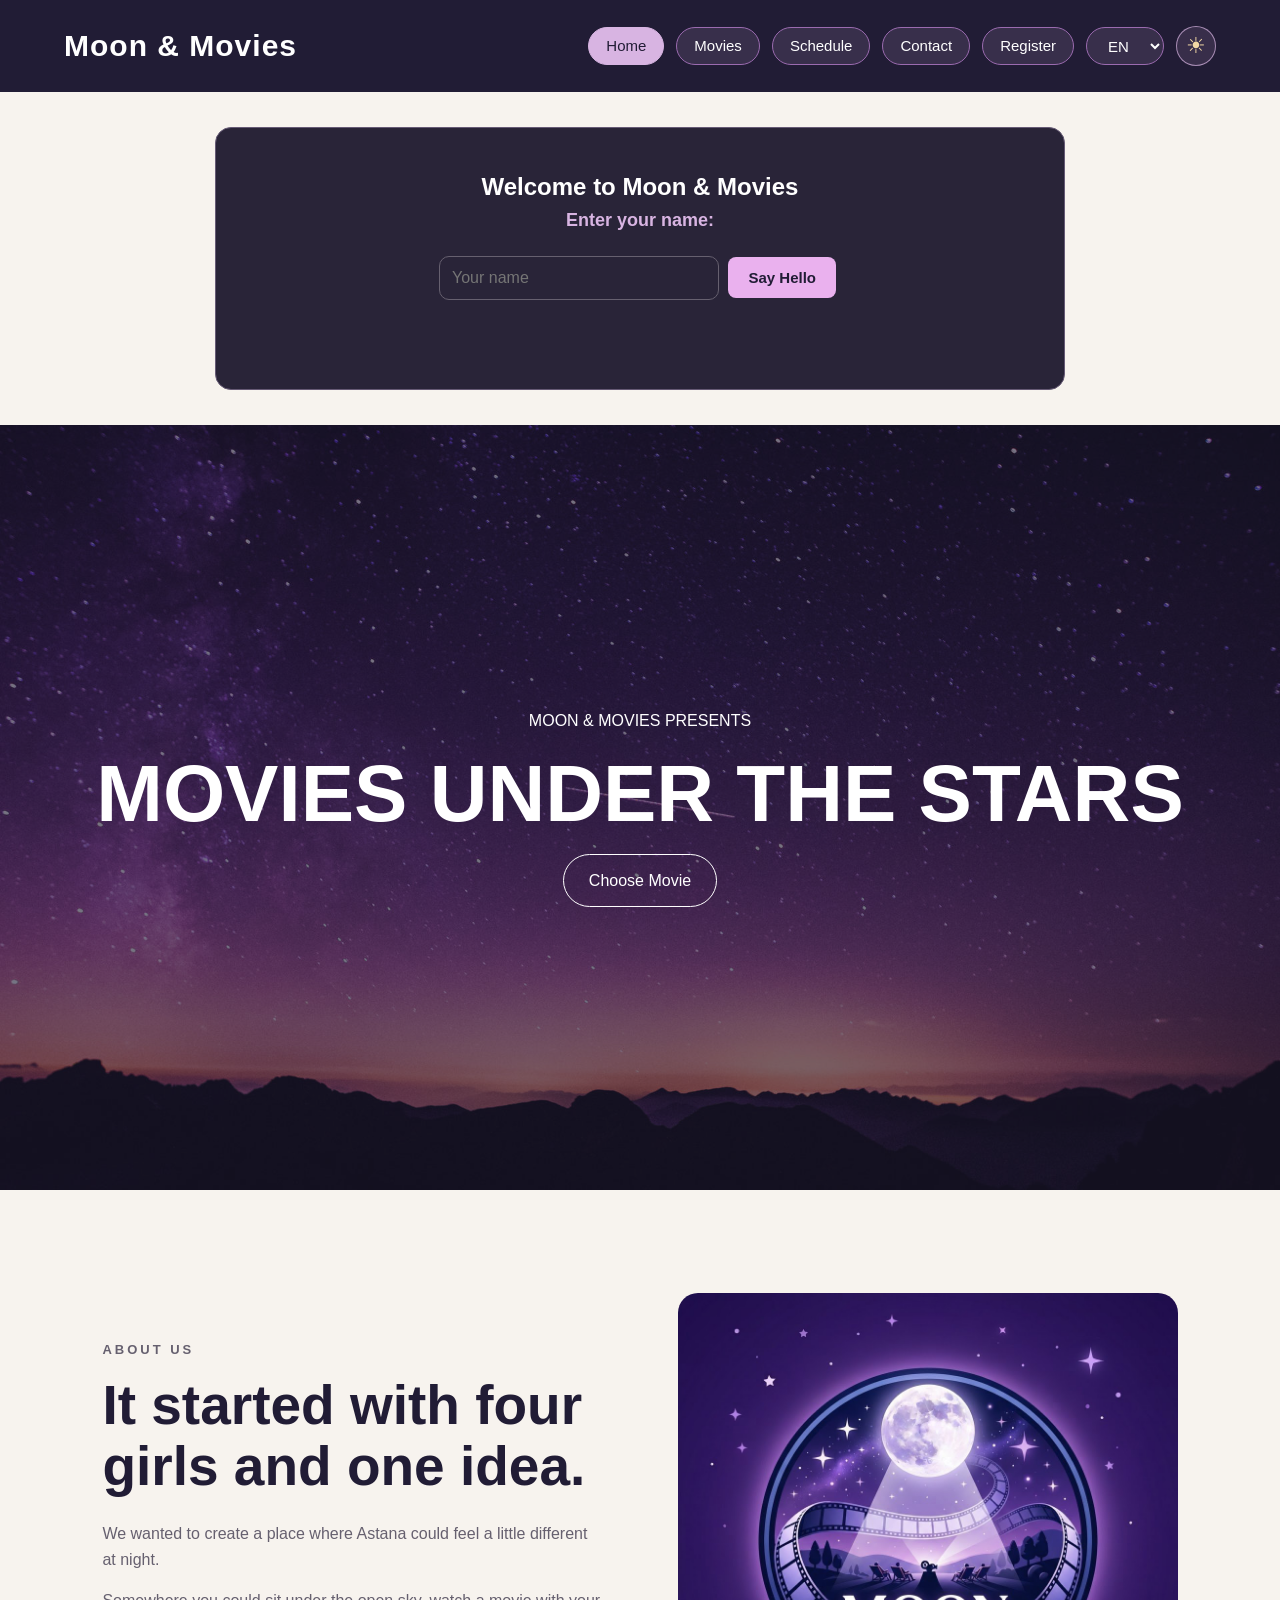
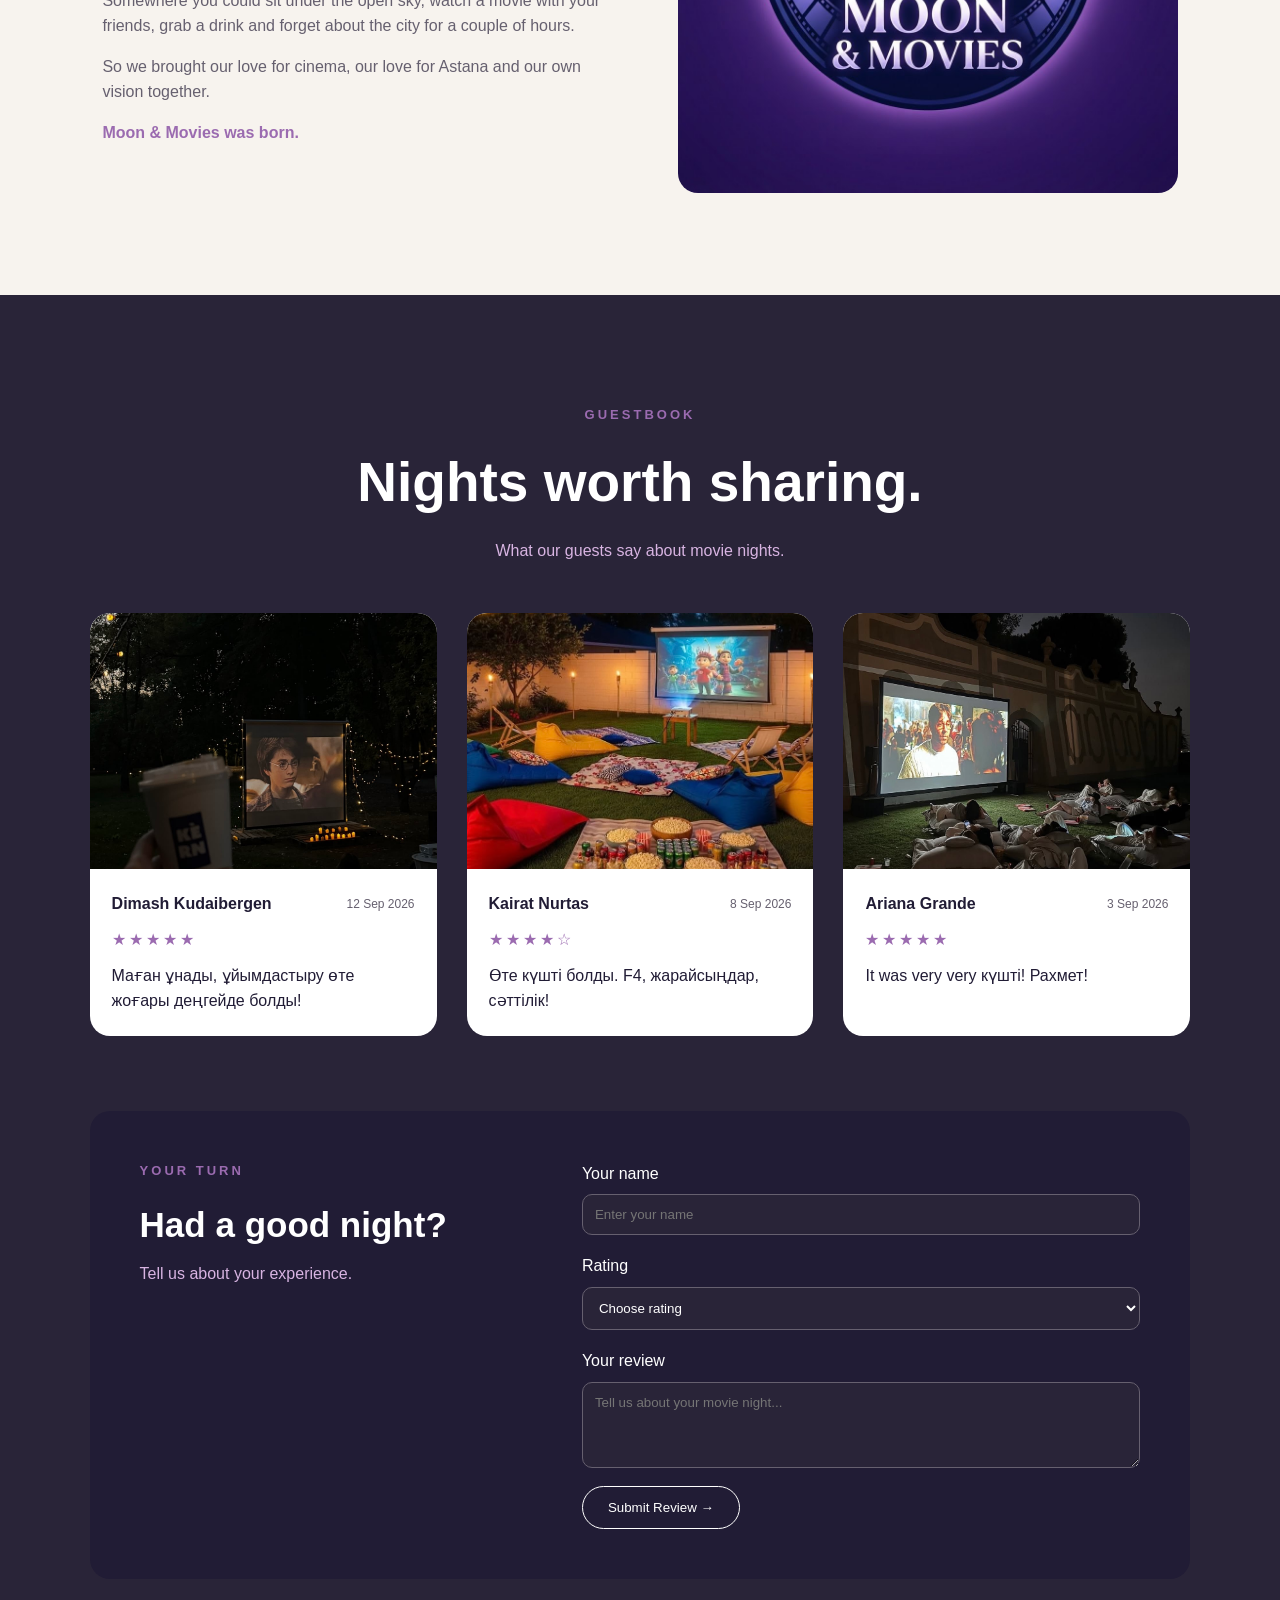
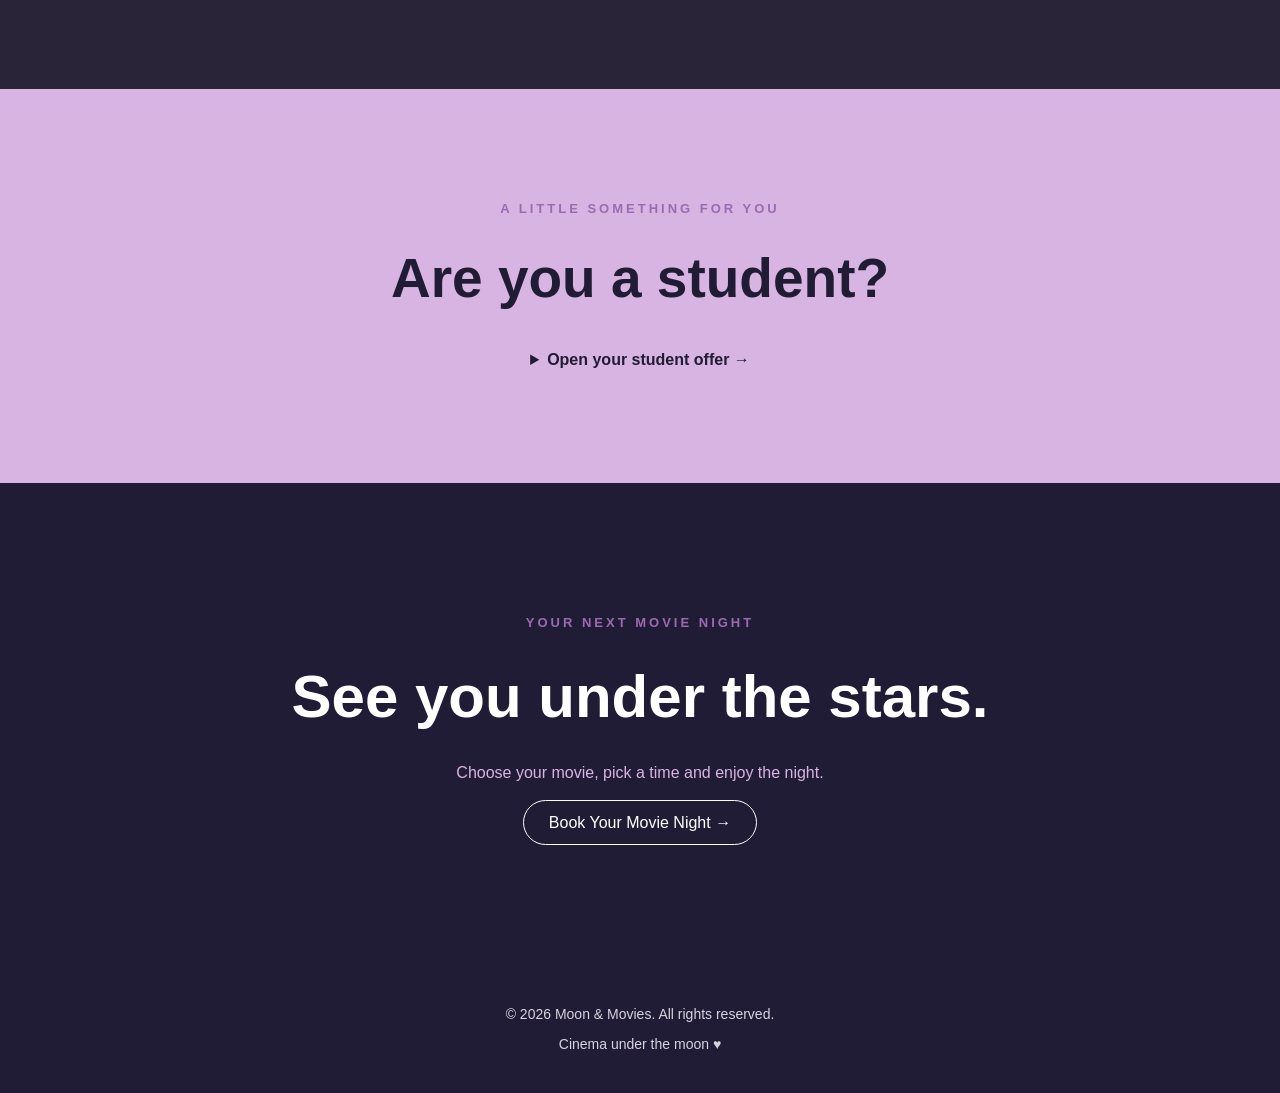
<file: index.html>
<!DOCTYPE html>
<html lang="en">
<head>
    <meta charset="UTF-8">
    <meta name="viewport" content="width=device-width, initial-scale=1.0">

    <title>Moon & Movies | Home</title>

    <link rel="icon" type="image/jpg" href="images/favicon_movie.jpg">
    <link rel="stylesheet" href="css/style.css">
<link rel="stylesheet" href="css/responsive.css">
</head>

<body>

<!--макушка-->
<header class="header">

    <a href="index.html" class="logo">Moon & Movies</a>

    <nav class="menu">

        <a href="index.html" class="active">Home</a>
        <a href="movies.html">Movies</a>
        <a href="schedule.html">Schedule</a>
        <a href="contact.html">Contact</a>
        <a href="register.html">Register</a>

        <select name="language" aria-label="Select language">
            <option value="en">EN</option>
            <option value="kz">KZ</option>
            <option value="ru">RU</option>
        </select>
        <button
    type="button"
    id="themeButton"
    class="theme-switch"
    aria-label="Switch to light theme"
    title="Switch to light theme">
    
</button>

    </nav>

</header>

<section class="welcome-section">
    <h2>Welcome to Moon & Movies</h2>

<label for="welcomeName">Enter your name:</label>
<input
    type="text"
    id="welcomeName"
    placeholder="Your name"
>

<button type="button" id="welcomeButton">Say Hello</button>

<p id="welcomeMessage" role="status" aria-live="polite"></p>

</section>

<main>
<!--первая страница-->
<section class="main-part">

    <img src="images/purple.jpg"
         alt="Outdoor cinema under the stars"
         width="1200"
         height="700">

    <div class="main-overlay"></div>

    <div class="main-text">

        <p>MOON & MOVIES PRESENTS</p>

        <h1>MOVIES UNDER THE STARS</h1>

        <a href="movies.html" class="button">
            Choose Movie
        </a>

    </div>

</section>
<!--вторая страница-->
<section class="about">

    <div class="about-text">

        <p class="label">ABOUT US</p>

        <h2>It started with four girls and one idea.</h2>

        <p>
            We wanted to create a place where Astana could feel
            a little different at night.
        </p>

        <p>
            Somewhere you could sit under the open sky, watch a
            movie with your friends, grab a drink and forget
            about the city for a couple of hours.
        </p>

        <p>
            So we brought our love for cinema, our love for Astana
            and our own vision together.
        </p>

        <strong>Moon & Movies was born.</strong>

    </div>


    <div class="about-visual">

        <img src="images/favicon_movie.jpg"
             alt="Moon & Movies logo"
             width="600"
             height="500">

    </div>

</section>
<!--третья страница-->
<section class="otzyv">

    <div class="otzyv-title">

        <p class="label">GUESTBOOK</p>

        <h2>Nights worth sharing.</h2>

        <p>What our guests say about movie nights.</p>

    </div>


    <div class="otzyv-list">

        <article class="otzyv-card">

            <img src="images/img1.JPG"
                 alt="Guest at outdoor cinema"
                 width="500"
                 height="300">

            <div class="otzyv-content">

                <div class="otzyv-names">
                    <strong>Dimash Kudaibergen</strong>
                    <span>12 Sep 2026</span>
                </div>

                <p class="stars">
                    &#9733;&#9733;&#9733;&#9733;&#9733;
                </p>

                <p>
                    Маған ұнады, ұйымдастыру өте жоғары деңгейде болды!
                </p>

            </div>

        </article>


        <article class="otzyv-card">

            <img src="images/img3.JPG"
                 alt="Guests watching a movie"
                 width="500"
                 height="300">

            <div class="otzyv-content">

                <div class="otzyv-names">
                    <strong>Kairat Nurtas</strong>
                    <span>8 Sep 2026</span>
                </div>

                <p class="stars">
                    &#9733;&#9733;&#9733;&#9733;&#9734;
                </p>

                <p>
                    Өте күшті болды. F4, жарайсыңдар, сәттілік!
                </p>

            </div>

        </article>


        <article class="otzyv-card">

            <img src="images/img2.JPG"
                 alt="Cinema screen under the night sky"
                 width="500"
                 height="300">

            <div class="otzyv-content">

                <div class="otzyv-names">
                    <strong>Ariana Grande</strong>
                    <span>3 Sep 2026</span>
                </div>

                <p class="stars">
                    &#9733;&#9733;&#9733;&#9733;&#9733;
                </p>

                <p>
                    It was very very күшті! Рахмет!
                </p>

            </div>

        </article>

    </div>
    <!--твой отзыв-->
    <div class="write-otzyv">

        <div>

            <p class="label">YOUR TURN</p>

            <h3>Had a good night?</h3>

            <p>Tell us about your experience.</p>

        </div>


        <form>

            <label for="name">Your name</label>

            <input type="text"
                   id="name"
                   name="name"
                   placeholder="Enter your name"
                   required>


            <label for="rating">Rating</label>

            <select id="rating" name="rating" required>

                <option value="">Choose rating</option>

                <option value="5">
                    &#9733;&#9733;&#9733;&#9733;&#9733;
                </option>

                <option value="4">
                    &#9733;&#9733;&#9733;&#9733;&#9734;
                </option>

                <option value="3">
                    &#9733;&#9733;&#9733;&#9734;&#9734;
                </option>

                <option value="2">
                    &#9733;&#9733;&#9734;&#9734;&#9734;
                </option>

                <option value="1">
                    &#9733;&#9734;&#9734;&#9734;&#9734;
                </option>

            </select>


            <label for="message">Your review</label>

            <textarea id="message"
                      name="message"
                      rows="4"
                      placeholder="Tell us about your movie night..."
                      required></textarea>


            <button type="submit">
                Submit Review →
            </button>

        </form>

    </div>

</section>
<!--скидка-->
<section class="student-offer">

    <p class="label">A LITTLE SOMETHING FOR YOU</p>

    <h2>Are you a student?</h2>

    <details>

        <summary>Open your student offer →</summary>

        <div class="offer-content">

            <p class="offer-small">YOU'RE IN.</p>

            <h3>We've got something special for you.</h3>

            <strong>10% OFF</strong>

            <p>
                Enjoy 10% off your movie night.
                Just bring your student ID.
            </p>

            <a href="schedule.html" class="button purple-button">
                Use Your Student Discount →
            </a>

        </div>

    </details>

</section>
<!--посмотреть расписание-->
<section class="final-cta">

    <p class="label">YOUR NEXT MOVIE NIGHT</p>

    <h2>See you under the stars.</h2>

    <p>
        Choose your movie, pick a time and enjoy the night.
    </p>

    <a href="schedule.html" class="button">
        Book Your Movie Night →
    </a>

</section>

</main>



<!--footer-->
<footer class="movies-footer">

    <p>
        &#169; 2026 Moon & Movies. All rights reserved.
    </p>

    <p>
        Cinema under the moon &#9829;
    </p>

</footer>

<script src="https://code.jquery.com/jquery-3.7.1.min.js"></script>

<script src="js/assignment6.js"></script>
<script src="js/assignment5.js"></script>

</body>
</html>
</file>
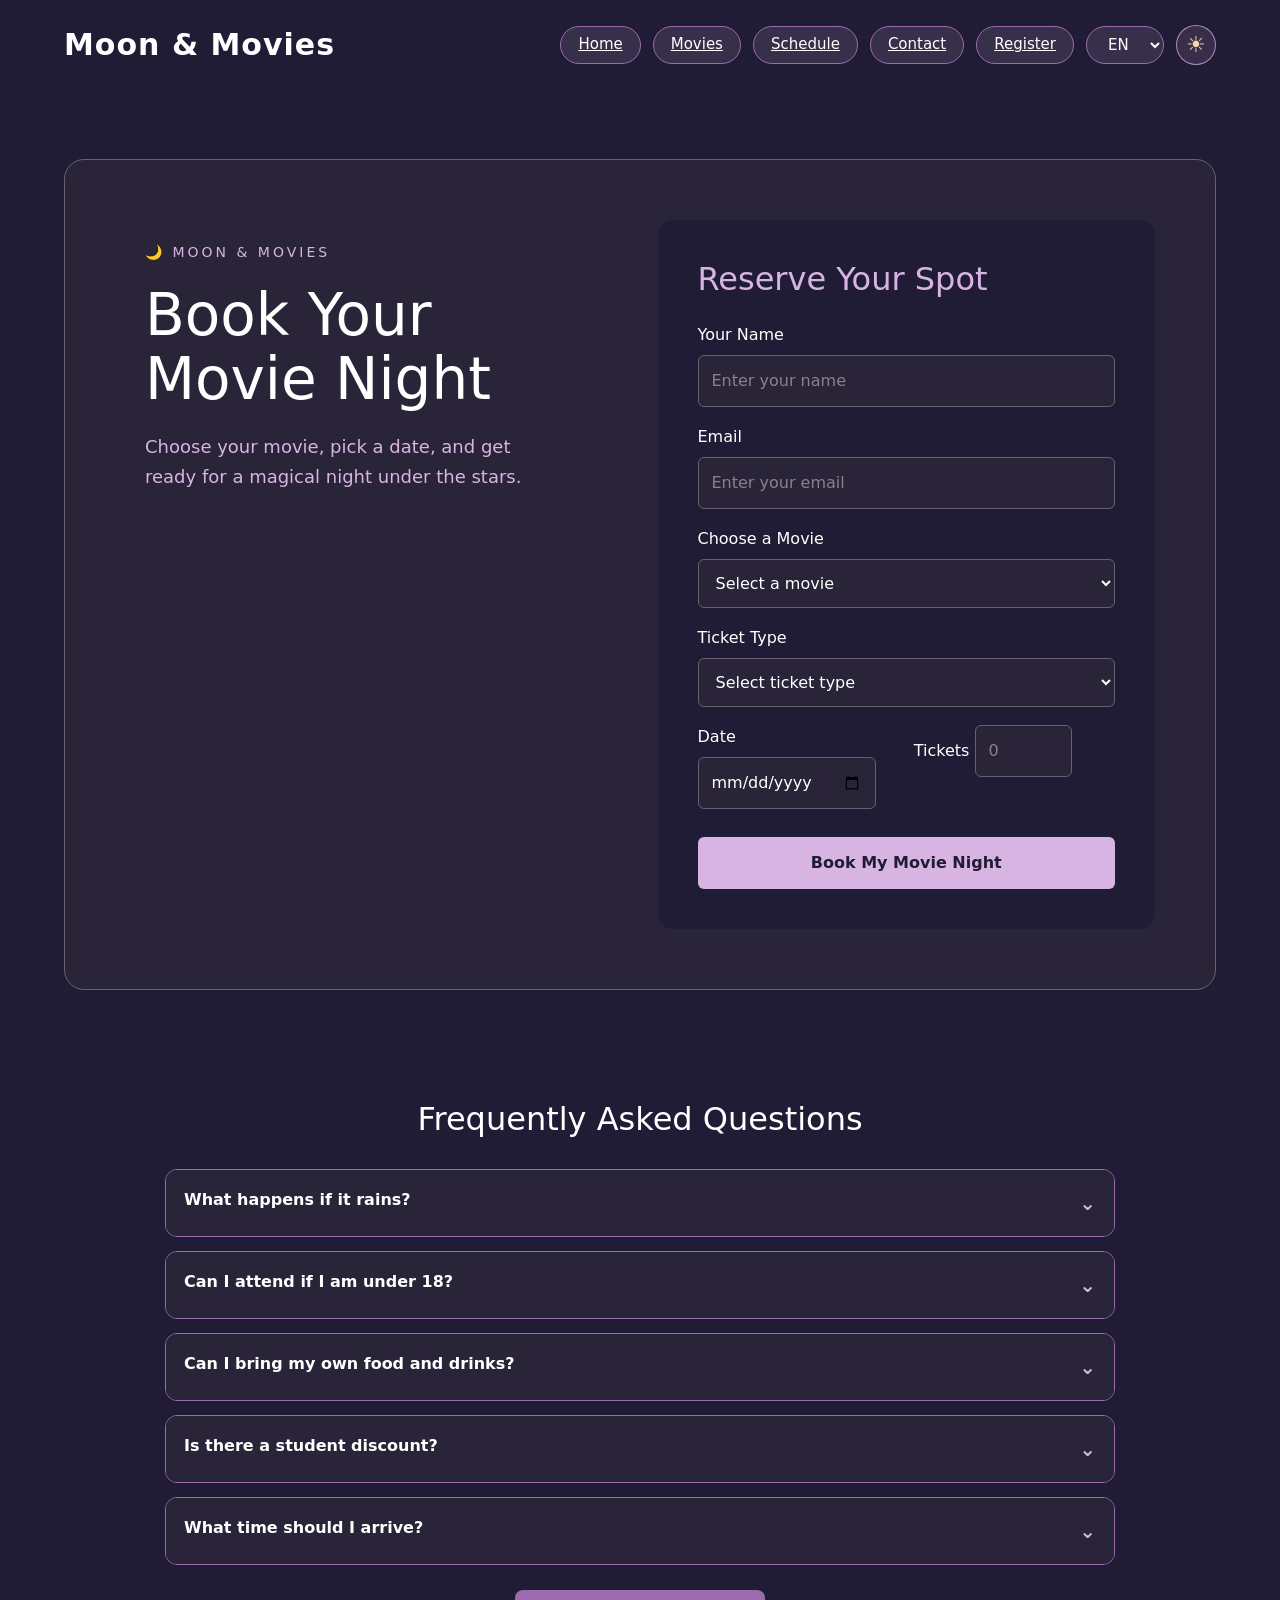
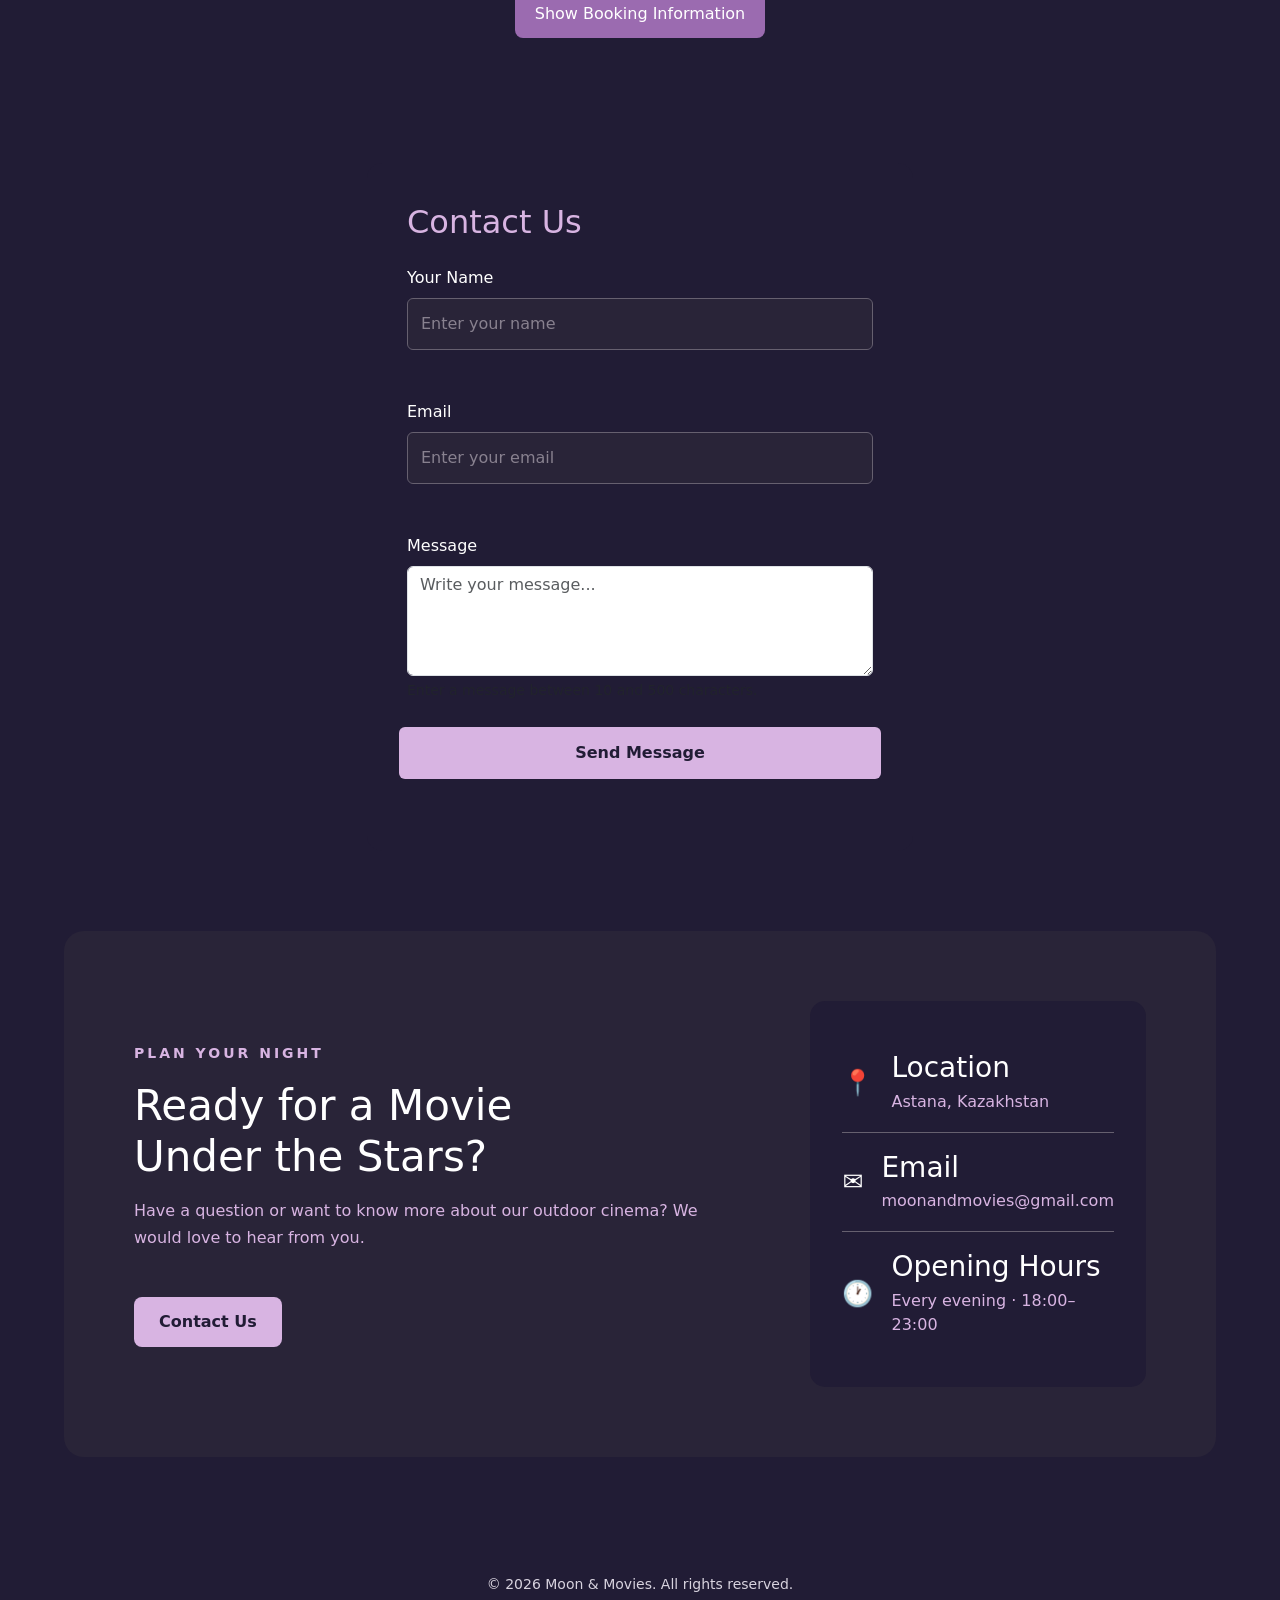
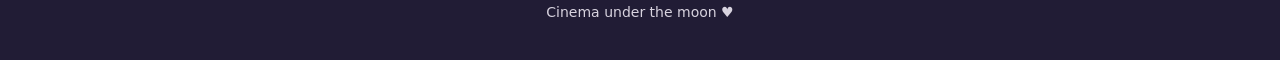
<file: contact.html>
<!DOCTYPE html>
<html lang="en">
<head>
    <meta charset="UTF-8">
    <meta name="viewport" content="width=device-width, initial-scale=1.0">

    <title>Moon & Movies | Contact</title>
    <link rel="icon" type="image/jpg" href="images/favicon_movie.jpg">

    <link rel="stylesheet" href="css/style.css">
    <link rel="stylesheet" href="css/responsive.css">

    <link
        href="https://cdn.jsdelivr.net/npm/bootstrap@5.3.3/dist/css/bootstrap.min.css"
        rel="stylesheet"
    >
</head>

<body>

<!-- HEADER AND NAVIGATION -->
<header class="header">

    <a href="index.html" class="logo">Moon & Movies</a>

    <nav class="menu">
        <a href="index.html">Home</a>
        <a href="movies.html">Movies</a>
        <a href="schedule.html">Schedule</a>
        <a href="contact.html">Contact</a>
        <a href="register.html">Register</a>

        <select name="language" aria-label="Select language">
            <option value="en">EN</option>
            <option value="kz">KZ</option>
            <option value="ru">RU</option>
        </select>

        <button
            type="button"
            id="themeButton"
            class="theme-switch"
            aria-label="Switch to light theme"
            title="Switch to light theme">
            ☀
        </button>
    </nav>

</header>


<main>

    <!-- BOOKING SECTION -->
    <section class="booking">

        <div class="booking-info">
            <span class="booking-label">&#x1F319; MOON & MOVIES</span>

            <h1>Book Your<br>Movie Night</h1>

            <p>
                Choose your movie, pick a date,
                and get ready for a magical night
                under the stars.
            </p>
        </div>

        <div class="booking-form">

            <h2>Reserve Your Spot</h2>

            <form id="bookingForm">

                <label for="name">Your Name</label>
                <input
                    type="text"
                    id="name"
                    placeholder="Enter your name"
                    required
                >

                <label for="email">Email</label>
                <input
                    type="email"
                    id="email"
                    placeholder="Enter your email"
                    required
                >

                <label for="movie">Choose a Movie</label>
                <select id="movie" required>
                    <option value="">Select a movie</option>
                    <option value="La La Land">La La Land</option>
                    <option value="About Time">About Time</option>
                    <option value="Michael">Michael</option>
                    <option value="Formula 1">Formula 1</option>
                    <option value="Frozen">Frozen</option>
                    <option value="Hotel Transylvania">Hotel Transylvania</option>
                </select>

                <label for="ticket-type">Ticket Type</label>
                <select id="ticket-type" required>
                    <option value="">Select ticket type</option>
                    <option value="adult">Adult Ticket</option>
                    <option value="child">Child Ticket</option>
                    <option value="student">Student Ticket</option>
                </select>

                <div class="form-row">

                    <div>
                        <label for="date">Date</label>
                        <input type="date" id="date" required>
                    </div>

                    <div>
                        <label for="tickets">Tickets</label>
                        <input
                            type="number"
                            id="tickets"
                            min="1"
                            max="10"
                            placeholder="0"
                            required
                        >
                    </div>

                </div>

                <button type="submit">Book My Movie Night</button>

            </form>
        </div>

    </section>


    <!-- TASK 2: FAQ SECTION -->
    <section class="faq-section">

        <h2>Frequently Asked Questions</h2>

        <div class="faq-item">
            <button
                type="button"
                class="faq-question"
                aria-expanded="false"
                aria-controls="faq-answer-1">
                What happens if it rains?
            </button>

            <div class="faq-answer" id="faq-answer-1" hidden>
                <p>
                    If it rains, the screening may be postponed or cancelled.
                    We will inform visitors about any changes.
                </p>
            </div>
        </div>

        <div class="faq-item">
            <button
                type="button"
                class="faq-question"
                aria-expanded="false"
                aria-controls="faq-answer-2">
                Can I attend if I am under 18?
            </button>

            <div class="faq-answer" id="faq-answer-2" hidden>
                <p>
                    If you are under 18, you can attend the screening only
                    with a parent or legal guardian.
                </p>
            </div>
        </div>

        <div class="faq-item">
            <button
                type="button"
                class="faq-question"
                aria-expanded="false"
                aria-controls="faq-answer-3">
                Can I bring my own food and drinks?
            </button>

            <div class="faq-answer" id="faq-answer-3" hidden>
                <p>
                    Yes, you can bring your own snacks and drinks.
                </p>
            </div>
        </div>

        <div class="faq-item">
            <button
                type="button"
                class="faq-question"
                aria-expanded="false"
                aria-controls="faq-answer-4">
                Is there a student discount?
            </button>

            <div class="faq-answer" id="faq-answer-4" hidden>
                <p>
                    Yes! Students of Astana IT University can get a 10%
                    discount by showing a valid student ID.
                </p>
            </div>
        </div>

        <div class="faq-item">
            <button
                type="button"
                class="faq-question"
                aria-expanded="false"
                aria-controls="faq-answer-5">
                What time should I arrive?
            </button>

            <div class="faq-answer" id="faq-answer-5" hidden>
                <p>
                    We recommend arriving 15–20 minutes before
                    the movie starts.
                </p>
            </div>
        </div>

        <!-- TASK 2: FADE EFFECT -->
        <button type="button" id="faqInfoButton">
            Show Booking Information
        </button>

        <p id="faqStatus" role="status" aria-live="polite" hidden>
            You can book your movie night on our Schedule page!
        </p>

    </section>


    <!-- TASK 5: CONTACT FORM VALIDATION -->
    <section class="container my-5">

        <div class="row justify-content-center">
            <div class="col-md-8 col-lg-6">

                <div class="booking-form">

                    <h2>Contact Us</h2>

                    <form
                        id="contactForm"
                        class="row g-3 needs-validation"
                        novalidate>

                        <!-- NAME -->
                        <div class="mb-3">
                            <label for="contactName" class="form-label">
                                Your Name
                            </label>

                            <input
                                type="text"
                                class="form-control"
                                id="contactName"
                                name="name"
                                placeholder="Enter your name"
                                minlength="2"
                                required
                            >

                            <div class="invalid-feedback">
                                Please enter at least 2 characters.
                            </div>
                        </div>

                        <!-- EMAIL -->
                        <div class="mb-3">
                            <label for="contactEmail" class="form-label">
                                Email
                            </label>

                            <input
                                type="email"
                                class="form-control"
                                id="contactEmail"
                                name="email"
                                placeholder="Enter your email"
                                required
                            >

                            <div class="invalid-feedback">
                                Please enter a valid email address.
                            </div>
                        </div>

                        <!-- MESSAGE -->
                        <div class="mb-3">
                            <label for="contactMessage" class="form-label">
                                Message
                            </label>

                            <textarea
                                class="form-control"
                                id="contactMessage"
                                name="message"
                                rows="4"
                                minlength="10"
                                maxlength="500"
                                placeholder="Write your message..."
                                required
                            ></textarea>

                            <div class="form-text">
                                Enter a message between 10 and 500 characters.
                            </div>

                            <div class="invalid-feedback">
                                Message must contain at least 10 characters.
                            </div>
                        </div>

                        <button type="submit" class="btn btn-primary">
                            Send Message
                        </button>

                        <p
                            id="formSuccess"
                            class="mt-3"
                            role="status"
                            aria-live="polite">
                        </p>

                    </form>

                </div>
            </div>
        </div>

    </section>


    <!-- CONTACT INFORMATION -->
    <section class="contact-us">

        <div class="contact-text">

            <p class="contact-small-title">PLAN YOUR NIGHT</p>

            <h2>Ready for a Movie<br>Under the Stars?</h2>

            <p>
                Have a question or want to know more about our outdoor
                cinema? We would love to hear from you.
            </p>

            <details class="contact-dropdown">

                <summary class="contact-button">
                    Contact Us
                </summary>

                <div class="contact-options">

                    <a href="https://wa.me/77777777777" target="_blank">
                        &#x1F4AC; Message us on WhatsApp
                    </a>

                    <a href="tel:+77777777777">
                        &#x1F4DE; Call us
                    </a>

                </div>

            </details>

        </div>

        <div class="contact-card">

            <div class="contact-item">
                <span>&#x1F4CD;</span>

                <div>
                    <h3>Location</h3>
                    <p>Astana, Kazakhstan</p>
                </div>
            </div>

            <div class="contact-item">
                <span>&#x2709;</span>

                <div>
                    <h3>Email</h3>
                    <p>moonandmovies@gmail.com</p>
                </div>
            </div>

            <div class="contact-item">
                <span>&#x1F550;</span>

                <div>
                    <h3>Opening Hours</h3>
                    <p>Every evening · 18:00–23:00</p>
                </div>
            </div>

        </div>

    </section>

</main>


<!-- FOOTER -->
<footer class="movies-footer">

    <p>
        &#169; 2026 Moon & Movies. All rights reserved.
    </p>

    <p>
        Cinema under the moon &#9829;
    </p>

</footer>


<!-- JQUERY -->
<script src="https://code.jquery.com/jquery-3.7.1.min.js"></script>

<!-- ASSIGNMENT SCRIPTS -->
<script src="js/assignment6.js"></script>
<script src="js/assignment5.js"></script>

</body>
</html>
</file>
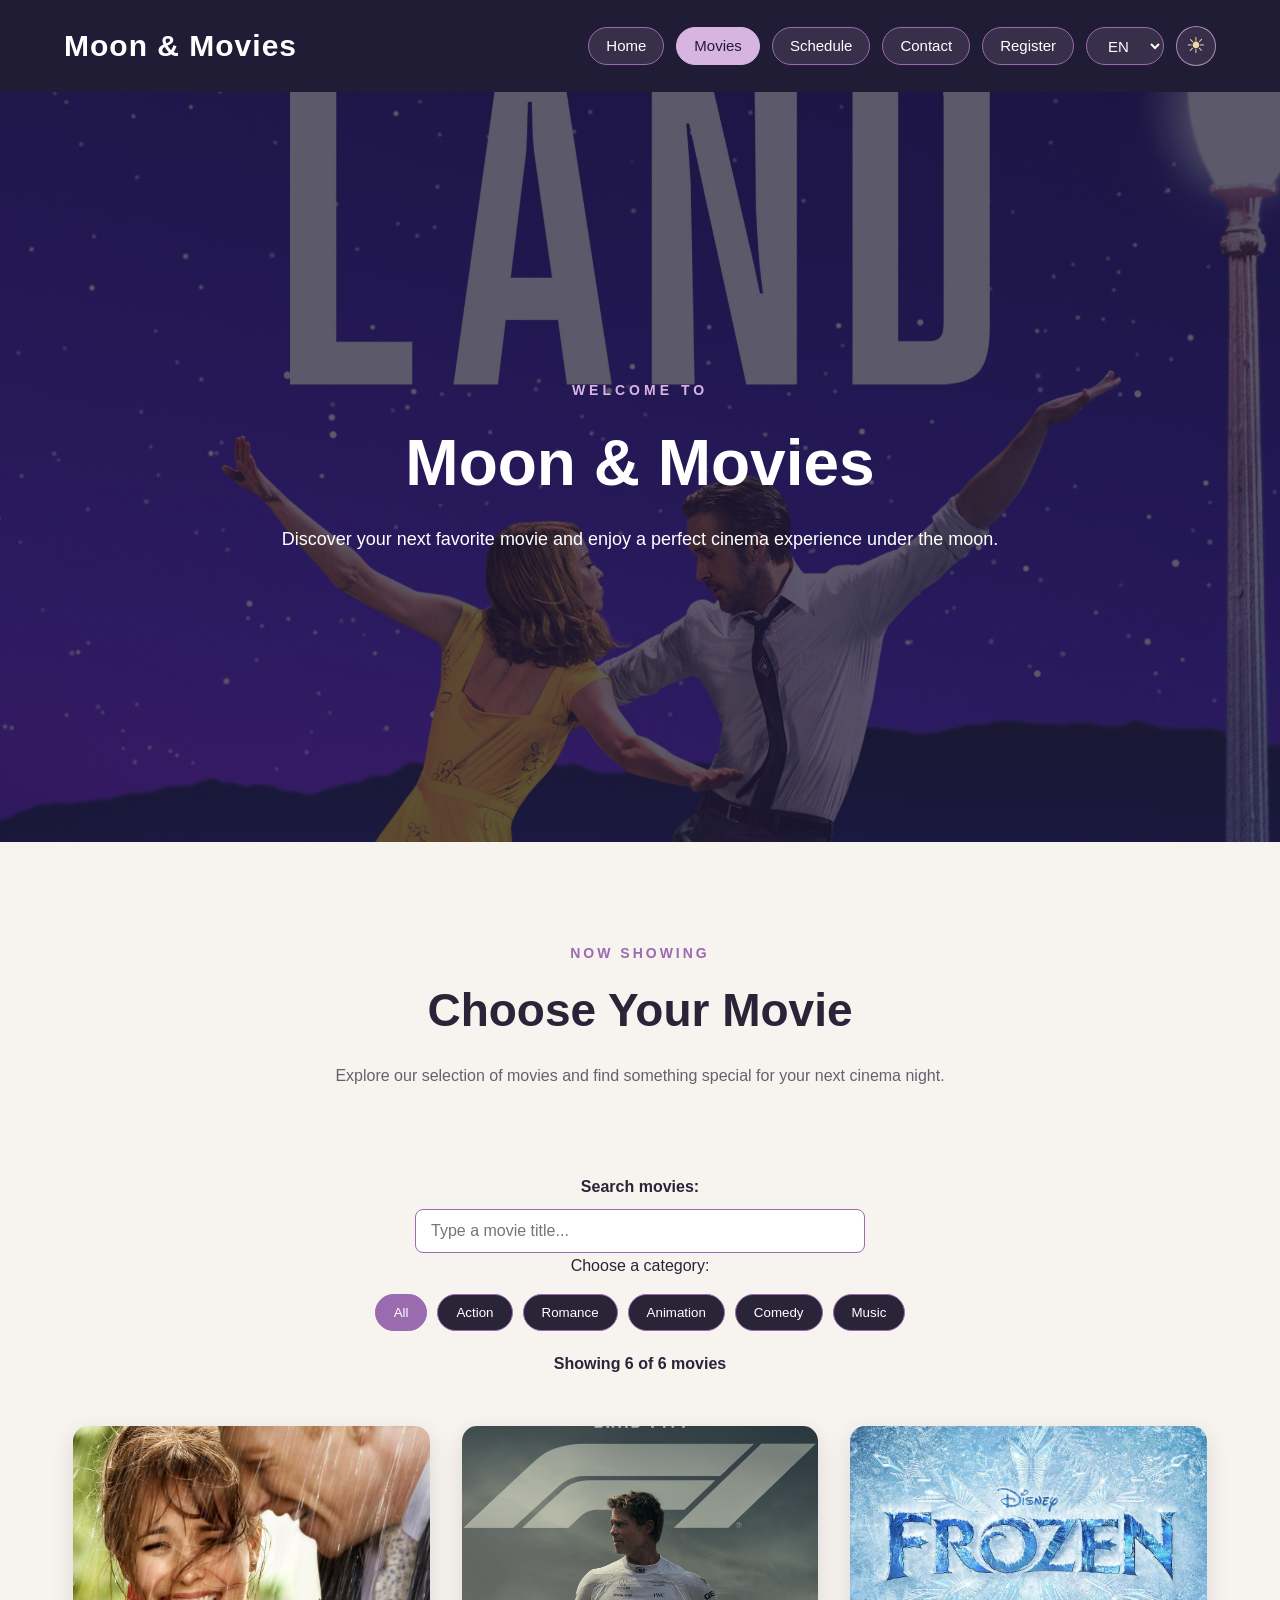
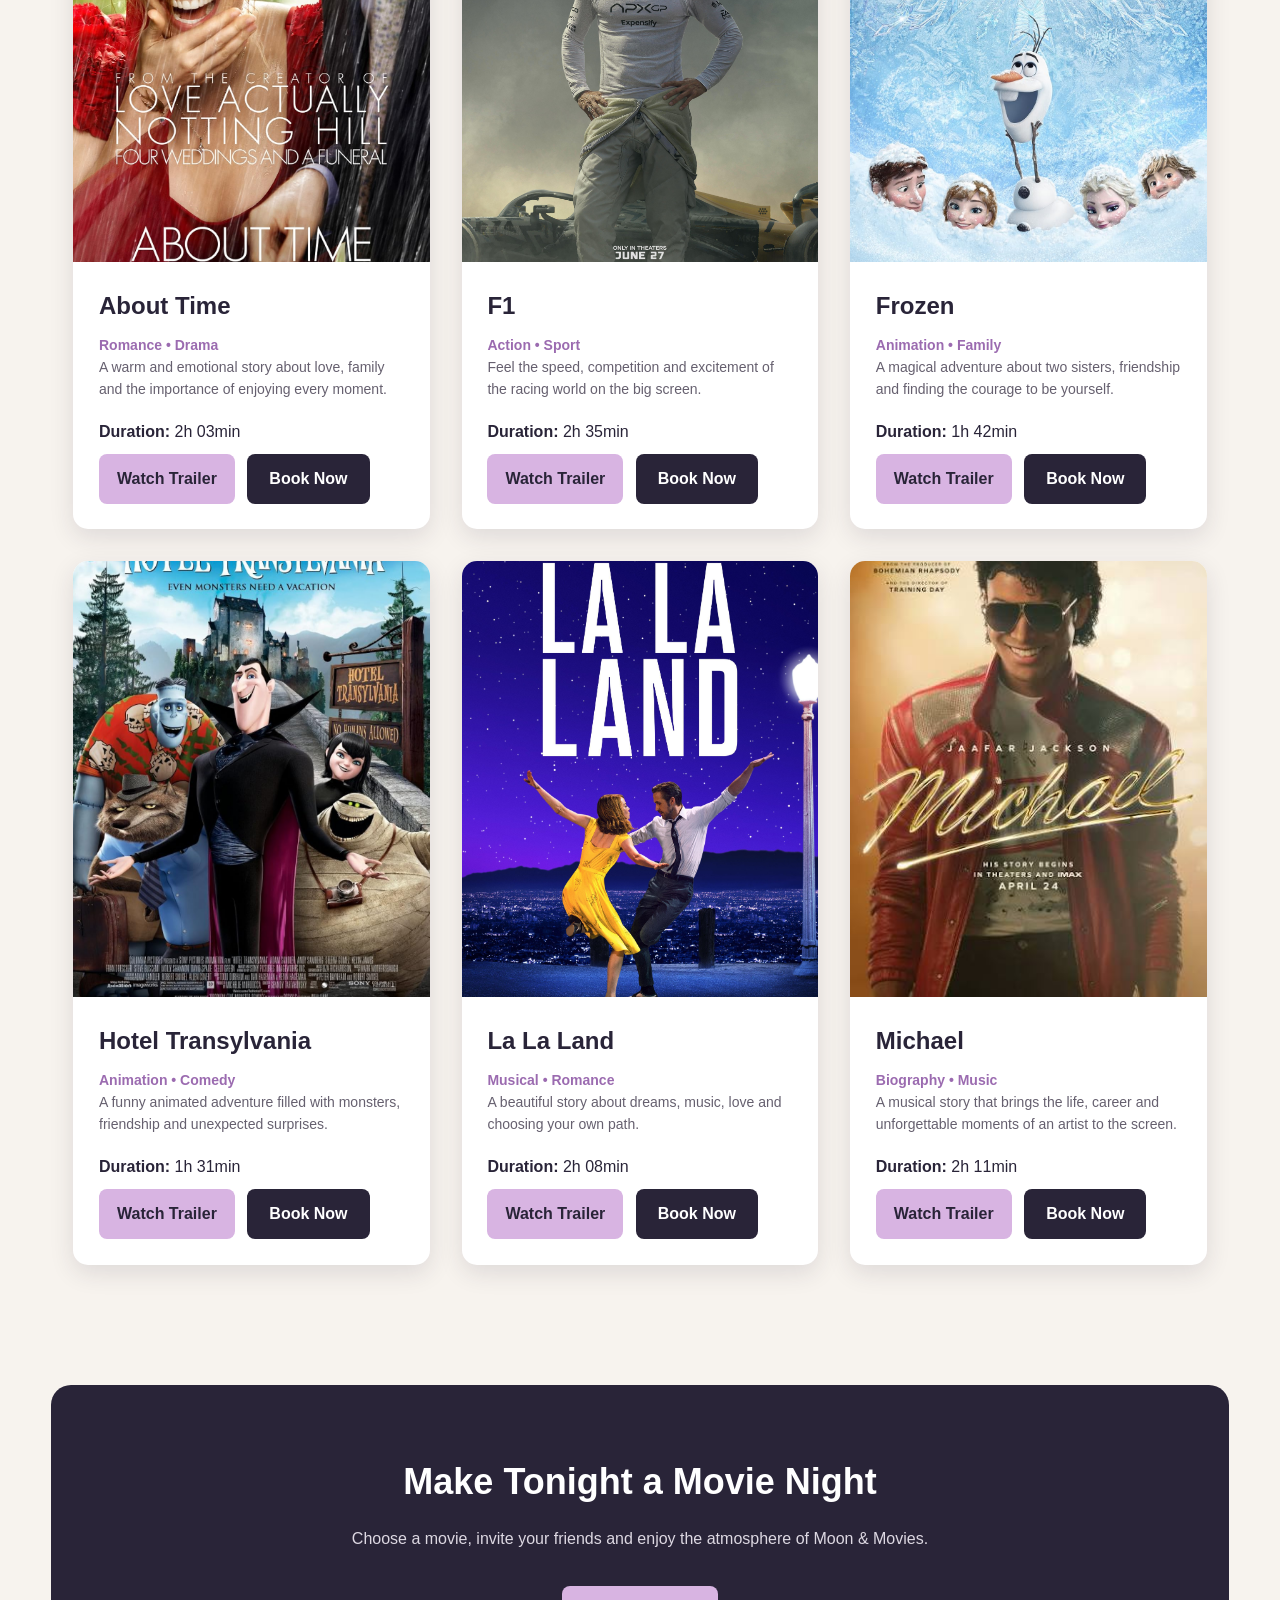
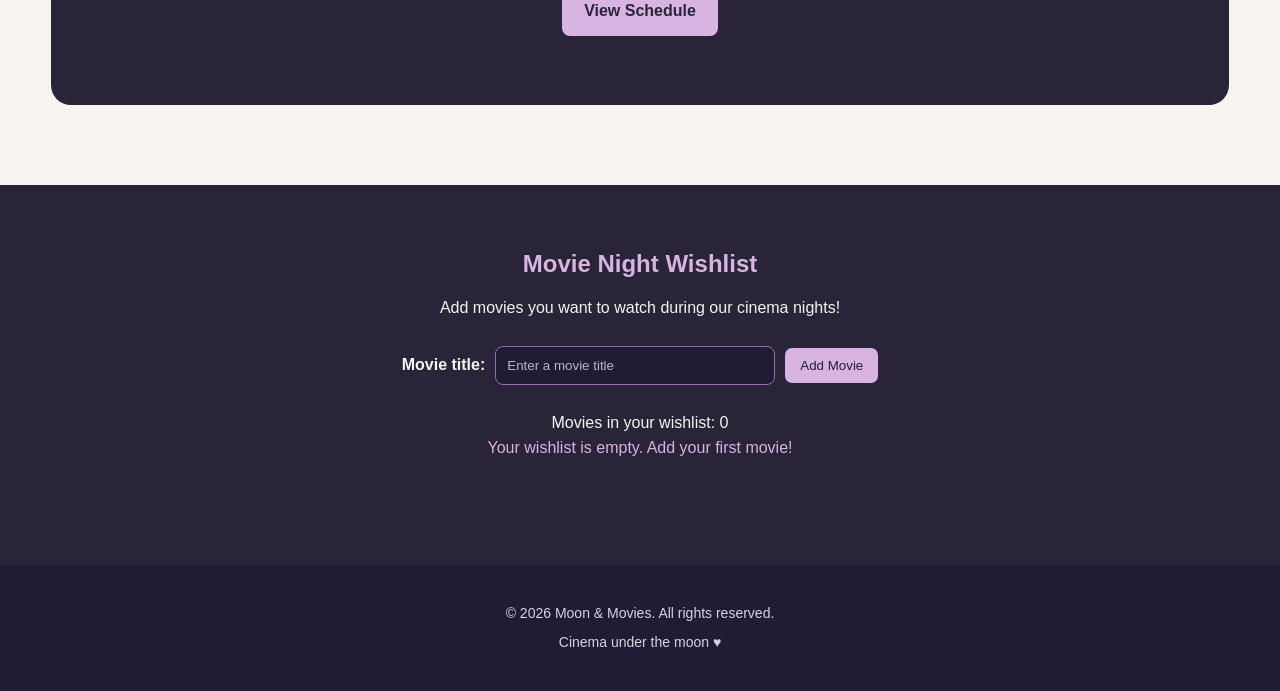
<file: movies.html>
<!DOCTYPE html>
<html lang="en">
<head>
    <meta charset="UTF-8">
    <meta name="viewport" content="width=device-width, initial-scale=1.0">

    <title>Movies | Moon & Movies</title>

    <link rel="icon" type="image/jpeg" href="favicon_movie.jpg">
    <link rel="stylesheet" href="css/style.css">
    <link rel="stylesheet" href="css/responsive.css">
</head>

<body>

    <!-- Header -->
    <header class="header">
        <a href="index.html" class="logo">Moon & Movies</a>

        <nav class="menu">
            <a href="index.html">Home</a>
            <a href="movies.html" class="active">Movies</a>
            <a href="schedule.html">Schedule</a>
            <a href="contact.html">Contact</a>
            <a href="register.html">Register</a>

            <select name="language" aria-label="Select language">
                <option value="en">EN</option>
                <option value="ru">RU</option>
                <option value="kz">KZ</option>
            </select>

            <button
                type="button"
                id="themeButton"
                class="theme-switch"
                aria-label="Switch to light theme"
                title="Switch to light theme">
                ☀
            </button>
        </nav>
    </header>


    <!-- Hero section -->
    <section class="intro">
        <div class="intro-content">
            <p class="movies-small-title">WELCOME TO</p>

            <h1>Moon & Movies</h1>

            <p>
                Discover your next favorite movie and enjoy
                a perfect cinema experience under the moon.
            </p>
        </div>
    </section>


    <!-- Movies section -->
    <main>
        <section class="movies-list">

            <div class="movies-title">
                <p class="section-subtitle">NOW SHOWING</p>

                <h2>Choose Your Movie</h2>

                <p>
                    Explore our selection of movies and find something
                    special for your next cinema night.
                </p>
            </div>


            <!-- TASK 3: Search and Category Filters -->
            <div class="movie-search">

                <label for="movieSearch">Search movies:</label>

                <input
                    type="search"
                    id="movieSearch"
                    placeholder="Type a movie title..."
                >

                <p>Choose a category:</p>

                <div class="category-controls">
                    <button type="button" class="category-btn active"
                        data-category="all">All</button>

                    <button type="button" class="category-btn"
                        data-category="action">Action</button>

                    <button type="button" class="category-btn"
                        data-category="romance">Romance</button>

                    <button type="button" class="category-btn"
                        data-category="animation">Animation</button>

                    <button type="button" class="category-btn"
                        data-category="comedy">Comedy</button>

                    <button type="button" class="category-btn"
                        data-category="music">Music</button>
                </div>

                <p id="movieCount" role="status" aria-live="polite">
                    Showing 6 movies
                </p>

                <p id="noResults" role="status" aria-live="polite" hidden>
                    No results found.
                </p>

            </div>


            <!-- Movie cards -->
            <div class="griid">

                <!-- 1. About Time -->
                <article class="movie-list" data-category="romance">

                    <div class="movie-image-box">
                        <img src="images/about-time.jpg"
                            alt="About Time movie poster"
                            class="movie-image">
                    </div>

                    <div class="movie-details">
                        <h3>About Time</h3>

                        <p class="movie-genre">Romance • Drama</p>

                        <p>
                            A warm and emotional story about love,
                            family and the importance of enjoying every moment.
                        </p>

                        <p class="movie-duration">
                            <strong>Duration:</strong> 2h 03min
                        </p>

                        <a href="https://www.youtube.com/watch?v=wZYauaRKnhs"
                            target="_blank" class="trailer-button">
                            Watch Trailer
                        </a>

                        <a href="schedule.html" class="book-button">
                            Book Now
                        </a>
                    </div>
                </article>


                <!-- 2. F1 -->
                <article class="movie-list" data-category="action">

                    <div class="movie-image-box">
                        <img src="images/f1.jpg"
                            alt="F1 movie poster"
                            class="movie-image">
                    </div>

                    <div class="movie-details">
                        <h3>F1</h3>

                        <p class="movie-genre">Action • Sport</p>

                        <p>
                            Feel the speed, competition and excitement
                            of the racing world on the big screen.
                        </p>

                        <p class="movie-duration">
                            <strong>Duration:</strong> 2h 35min
                        </p>

                        <a href="https://youtu.be/69ffwl-8pCU?si=vps46E7kG5qew4XS"
                            target="_blank" class="trailer-button">
                            Watch Trailer
                        </a>

                        <a href="schedule.html" class="book-button">
                            Book Now
                        </a>
                    </div>
                </article>


                <!-- 3. Frozen -->
                <article class="movie-list" data-category="animation">

                    <div class="movie-image-box">
                        <img src="images/frozen.jpg"
                            alt="Frozen movie poster"
                            class="movie-image">
                    </div>

                    <div class="movie-details">
                        <h3>Frozen</h3>

                        <p class="movie-genre">Animation • Family</p>

                        <p>
                            A magical adventure about two sisters,
                            friendship and finding the courage to be yourself.
                        </p>

                        <p class="movie-duration">
                            <strong>Duration:</strong> 1h 42min
                        </p>

                        <a href="https://youtu.be/TbQm5doF_Uc?si=V42Avy8_o1Inx8Mc"
                            target="_blank" class="trailer-button">
                            Watch Trailer
                        </a>

                        <a href="schedule.html" class="book-button">
                            Book Now
                        </a>
                    </div>
                </article>


                <!-- 4. Hotel Transylvania -->
                <article class="movie-list"
                    data-category="animation comedy">

                    <div class="movie-image-box">
                        <img src="images/hotel-transylvania.jpg"
                            alt="Hotel Transylvania movie poster"
                            class="movie-image">
                    </div>

                    <div class="movie-details">
                        <h3>Hotel Transylvania</h3>

                        <p class="movie-genre">Animation • Comedy</p>

                        <p>
                            A funny animated adventure filled with
                            monsters, friendship and unexpected surprises.
                        </p>

                        <p class="movie-duration">
                            <strong>Duration:</strong> 1h 31min
                        </p>

                        <a href="https://youtu.be/q4RK3jY7AVk?si=tEbCUfL2bVzaEair"
                            target="_blank" class="trailer-button">
                            Watch Trailer
                        </a>

                        <a href="schedule.html" class="book-button">
                            Book Now
                        </a>
                    </div>
                </article>


                <!-- 5. La La Land -->
                <article class="movie-list" data-category="romance music">

                    <div class="movie-image-box">
                        <img src="images/lalaland.jpg"
                            alt="La La Land movie poster"
                            class="movie-image">
                    </div>

                    <div class="movie-details">
                        <h3>La La Land</h3>

                        <p class="movie-genre">Musical • Romance</p>

                        <p>
                            A beautiful story about dreams, music,
                            love and choosing your own path.
                        </p>

                        <p class="movie-duration">
                            <strong>Duration:</strong> 2h 08min
                        </p>

                        <a href="https://youtu.be/0pdqf4P9MB8?si=ESaJSTWPbSqp15Ss"
                            target="_blank" class="trailer-button">
                            Watch Trailer
                        </a>

                        <a href="schedule.html" class="book-button">
                            Book Now
                        </a>
                    </div>
                </article>


                <!-- 6. Michael -->
                <article class="movie-list" data-category="music">

                    <div class="movie-image-box">
                        <img src="images/michael.jpg"
                            alt="Michael movie poster"
                            class="movie-image">
                    </div>

                    <div class="movie-details">
                        <h3>Michael</h3>

                        <p class="movie-genre">Biography • Music</p>

                        <p>
                            A musical story that brings the life,
                            career and unforgettable moments of an artist to the screen.
                        </p>

                        <p class="movie-duration">
                            <strong>Duration:</strong> 2h 11min
                        </p>

                        <a href="https://youtu.be/3zOLzsbOleM?si=oUK3v05QKlxZyYNA"
                            target="_blank" class="trailer-button">
                            Watch Trailer
                        </a>

                        <a href="schedule.html" class="book-button">
                            Book Now
                        </a>
                    </div>
                </article>

            </div>
        </section>


        <!-- Movie banner -->
        <section class="movie-banner">
            <div class="movie-banner-content">
                <h2>Make Tonight a Movie Night</h2>

                <p>
                    Choose a movie, invite your friends and enjoy
                    the atmosphere of Moon & Movies.
                </p>

                <a href="schedule.html" class="schedule-button">
                    View Schedule
                </a>
            </div>
        </section>

    </main>


    
<!-- TASK 4: Movie Night Wishlist -->
<section class="wishlist-section">

    <h2>Movie Night Wishlist</h2>

    <p>Add movies you want to watch during our cinema nights!</p>

    <form id="wishlistForm">

        <label for="wishlistInput">Movie title:</label>

        <input
            type="text"
            id="wishlistInput"
            placeholder="Enter a movie title"
        >

        <button type="submit">Add Movie</button>

    </form>

    <p id="wishlistCount" role="status" aria-live="polite">
        Movies in your wishlist: 0
    </p>

    <p id="wishlistEmpty">
        Your wishlist is empty. Add your first movie!
    </p>

    <ul id="wishlistItems"></ul>

    <p id="wishlistMessage" role="status" aria-live="polite"></p>

</section>


    <!-- Footer -->
    <footer class="movies-footer">
        <p>
            &#169; 2026 Moon & Movies. All rights reserved.
        </p>

        <p>
            Cinema under the moon &#9829;
        </p>
    </footer>


    <!-- JavaScript -->
    <script src="https://code.jquery.com/jquery-3.7.1.min.js"></script>
    <script src="js/assignment6.js"></script>
    <script src="js/assignment5.js"></script>

</body>
</html>
</file>
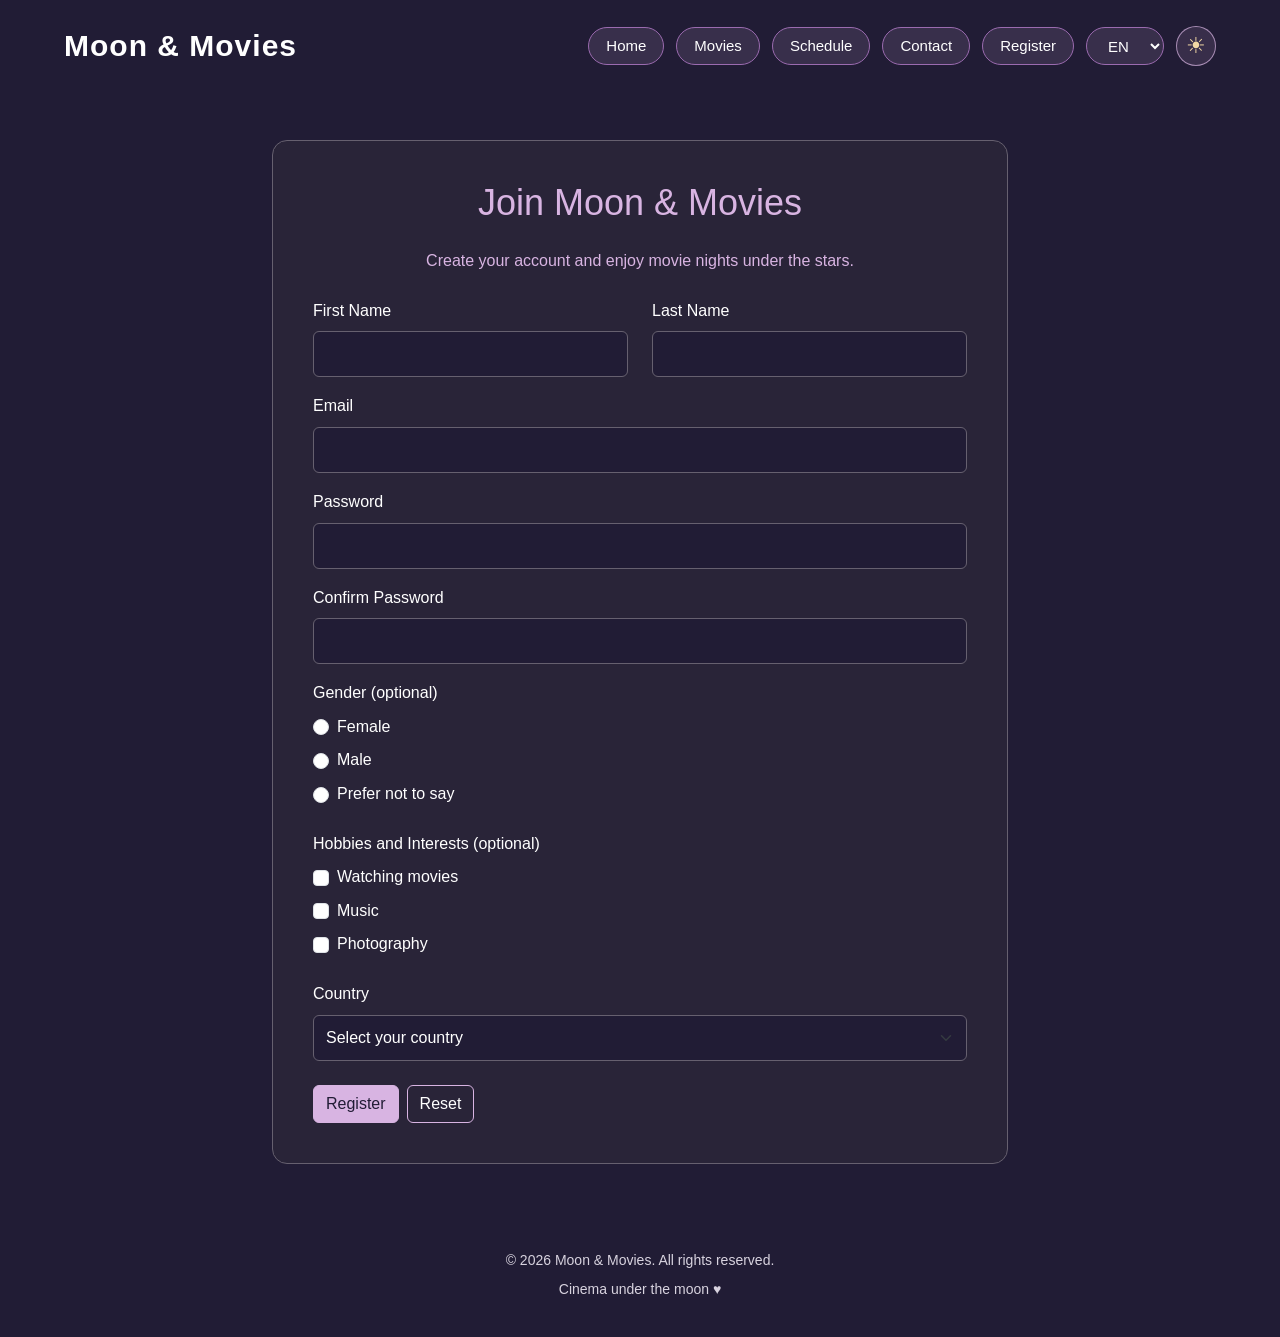
<file: register.html>
<!DOCTYPE html>
<html lang="en">
<head>
    <meta charset="UTF-8">
    <meta name="viewport" content="width=device-width, initial-scale=1.0">

    <title>Moon & Movies | Register</title>
    <link rel="icon" type="image/jpg" href="images/favicon_movie.jpg">

    <!-- Bootstrap -->
<link
    href="https://cdn.jsdelivr.net/npm/bootstrap@5.3.3/dist/css/bootstrap.min.css"
    rel="stylesheet"
>

<!-- Website styles -->
<link rel="stylesheet" href="css/style.css">
<link rel="stylesheet" href="css/responsive.css">
</head>

<body>

    <!-- Header and navigation -->
    <header class="header">

        <a href="index.html" class="logo">Moon & Movies</a>

        <nav class="menu">
            <a href="index.html">Home</a>
            <a href="movies.html">Movies</a>
            <a href="schedule.html">Schedule</a>
            <a href="contact.html">Contact</a>
            <a href="register.html">Register</a>

            <select name="language" aria-label="Select language">
                <option value="en">EN</option>
                <option value="kz">KZ</option>
                <option value="ru">RU</option>
            </select>
            <button
    type="button"
    id="themeButton"
    class="theme-switch"
    aria-label="Switch to light theme"
    title="Switch to light theme">
    
</button>
        </nav>

    </header>

    <!-- Registration section -->
    <main class="container my-5">

        <div class="row justify-content-center">
            <div class="col-12 col-md-10 col-lg-8">

                <div class="registration-card">
                    <h1 class="text-center mb-4">Join Moon & Movies</h1>

                    <p class="text-center mb-4">
                        Create your account and enjoy movie nights under the stars.
                    </p>

                    <form id="registrationForm" novalidate>

                        <!-- First Name and Last Name -->
                        <div class="row">

                            <div class="col-12 col-md-6 mb-3">
                                <label for="firstName" class="form-label">
                                    First Name
                                </label>

                                <input
                                    type="text"
                                    class="form-control"
                                    id="firstName"
                                    name="firstName"
                                    minlength="2"
                                    required
                                >

                                <div class="invalid-feedback">
                                    Enter at least 2 characters.
                                </div>
                            </div>

                            <div class="col-12 col-md-6 mb-3">
                                <label for="lastName" class="form-label">
                                    Last Name
                                </label>

                                <input
                                    type="text"
                                    class="form-control"
                                    id="lastName"
                                    name="lastName"
                                    minlength="2"
                                    required
                                >

                                <div class="invalid-feedback">
                                    Enter at least 2 characters.
                                </div>
                            </div>

                        </div>

                        <!-- Email -->
                        <div class="mb-3">
                            <label for="regEmail" class="form-label">
                                Email
                            </label>

                            <input
                                type="email"
                                class="form-control"
                                id="regEmail"
                                name="email"
                                required
                            >

                            <div class="invalid-feedback">
                                Enter a valid email address.
                            </div>
                        </div>

                        <!-- Password -->
                        <div class="mb-3">
                            <label for="password" class="form-label">
                                Password
                            </label>

                            <input
                                type="password"
                                class="form-control"
                                id="password"
                                name="password"
                                minlength="8"
                                required
                            >

                            <div class="invalid-feedback">
                                Password must contain at least 8 characters.
                            </div>
                        </div>

                        <!-- Confirm Password -->
                        <div class="mb-3">
                            <label for="confirmPassword" class="form-label">
                                Confirm Password
                            </label>

                            <input
                                type="password"
                                class="form-control"
                                id="confirmPassword"
                                name="confirmPassword"
                                minlength="8"
                                required
                            >

                            <div class="invalid-feedback" id="passwordError">
                                Passwords do not match.
                            </div>
                        </div>

                        <!-- Gender -->
                        <fieldset class="mb-3">
                            <legend class="fs-6">Gender (optional)</legend>

                            <div class="form-check">
                                <input
                                    class="form-check-input"
                                    type="radio"
                                    name="gender"
                                    id="female"
                                    value="Female"
                                >
                                <label class="form-check-label" for="female">
                                    Female
                                </label>
                            </div>

                            <div class="form-check">
                                <input
                                    class="form-check-input"
                                    type="radio"
                                    name="gender"
                                    id="male"
                                    value="Male"
                                >
                                <label class="form-check-label" for="male">
                                    Male
                                </label>
                            </div>

                            <div class="form-check">
                                <input
                                    class="form-check-input"
                                    type="radio"
                                    name="gender"
                                    id="preferNot"
                                    value="Prefer not to say"
                                >
                                <label class="form-check-label" for="preferNot">
                                    Prefer not to say
                                </label>
                            </div>
                        </fieldset>

                        <!-- Hobbies -->
                        <fieldset class="mb-3">
                            <legend class="fs-6">
                                Hobbies and Interests (optional)
                            </legend>

                            <div class="form-check">
                                <input
                                    class="form-check-input"
                                    type="checkbox"
                                    id="movies"
                                    name="hobbies"
                                    value="Movies"
                                >
                                <label class="form-check-label" for="movies">
                                    Watching movies
                                </label>
                            </div>

                            <div class="form-check">
                                <input
                                    class="form-check-input"
                                    type="checkbox"
                                    id="music"
                                    name="hobbies"
                                    value="Music"
                                >
                                <label class="form-check-label" for="music">
                                    Music
                                </label>
                            </div>

                            <div class="form-check">
                                <input
                                    class="form-check-input"
                                    type="checkbox"
                                    id="photography"
                                    name="hobbies"
                                    value="Photography"
                                >
                                <label class="form-check-label" for="photography">
                                    Photography
                                </label>
                            </div>
                        </fieldset>

                        <!-- Country -->
                        <div class="mb-3">
                            <label for="country" class="form-label">
                                Country
                            </label>

                            <select
                                class="form-select"
                                id="country"
                                name="country"
                                required
                            >
                                <option value="">Select your country</option>
                                <option value="Kazakhstan">Kazakhstan</option>
                                <option value="United States">United States</option>
                                <option value="United Kingdom">United Kingdom</option>
                                <option value="South Korea">South Korea</option>
                                <option value="Japan">Japan</option>
                                <option value="Other">Other</option>
                            </select>

                            <div class="invalid-feedback">
                                Please select your country.
                            </div>
                        </div>

                        <!-- Buttons -->
                        <div class="d-flex flex-wrap gap-2 mt-4">
                            <button type="submit" class="btn btn-primary">
                                Register
                            </button>

                            <button type="reset" class="btn btn-secondary">
                                Reset
                            </button>
                        </div>

                        <!-- Feedback messages -->
                        <div
                            id="successMessage"
                            class="alert alert-success mt-4 d-none"
                            role="status"
                        >
                            Registration successful! Welcome to Moon & Movies!
                        </div>

                        <div
                            id="errorMessage"
                            class="alert alert-danger mt-4 d-none"
                            role="alert"
                        >
                            Please correct the errors above.
                        </div>

                    </form>
                </div>

            </div>
        </div>

    </main>

    <!-- Footer -->
    <footer class="movies-footer">
        <p>&copy; 2026 Moon & Movies. All rights reserved.</p>
        <p>Cinema under the moon &#9829;</p>
    </footer>

    <!-- Registration JavaScript -->
  
    <script src="https://code.jquery.com/jquery-3.7.1.min.js"></script>
      <script src="js/register.js"></script>

<script src="js/assignment6.js"></script>
<script src="js/assignment5.js"></script>


</body>
</html>
</file>
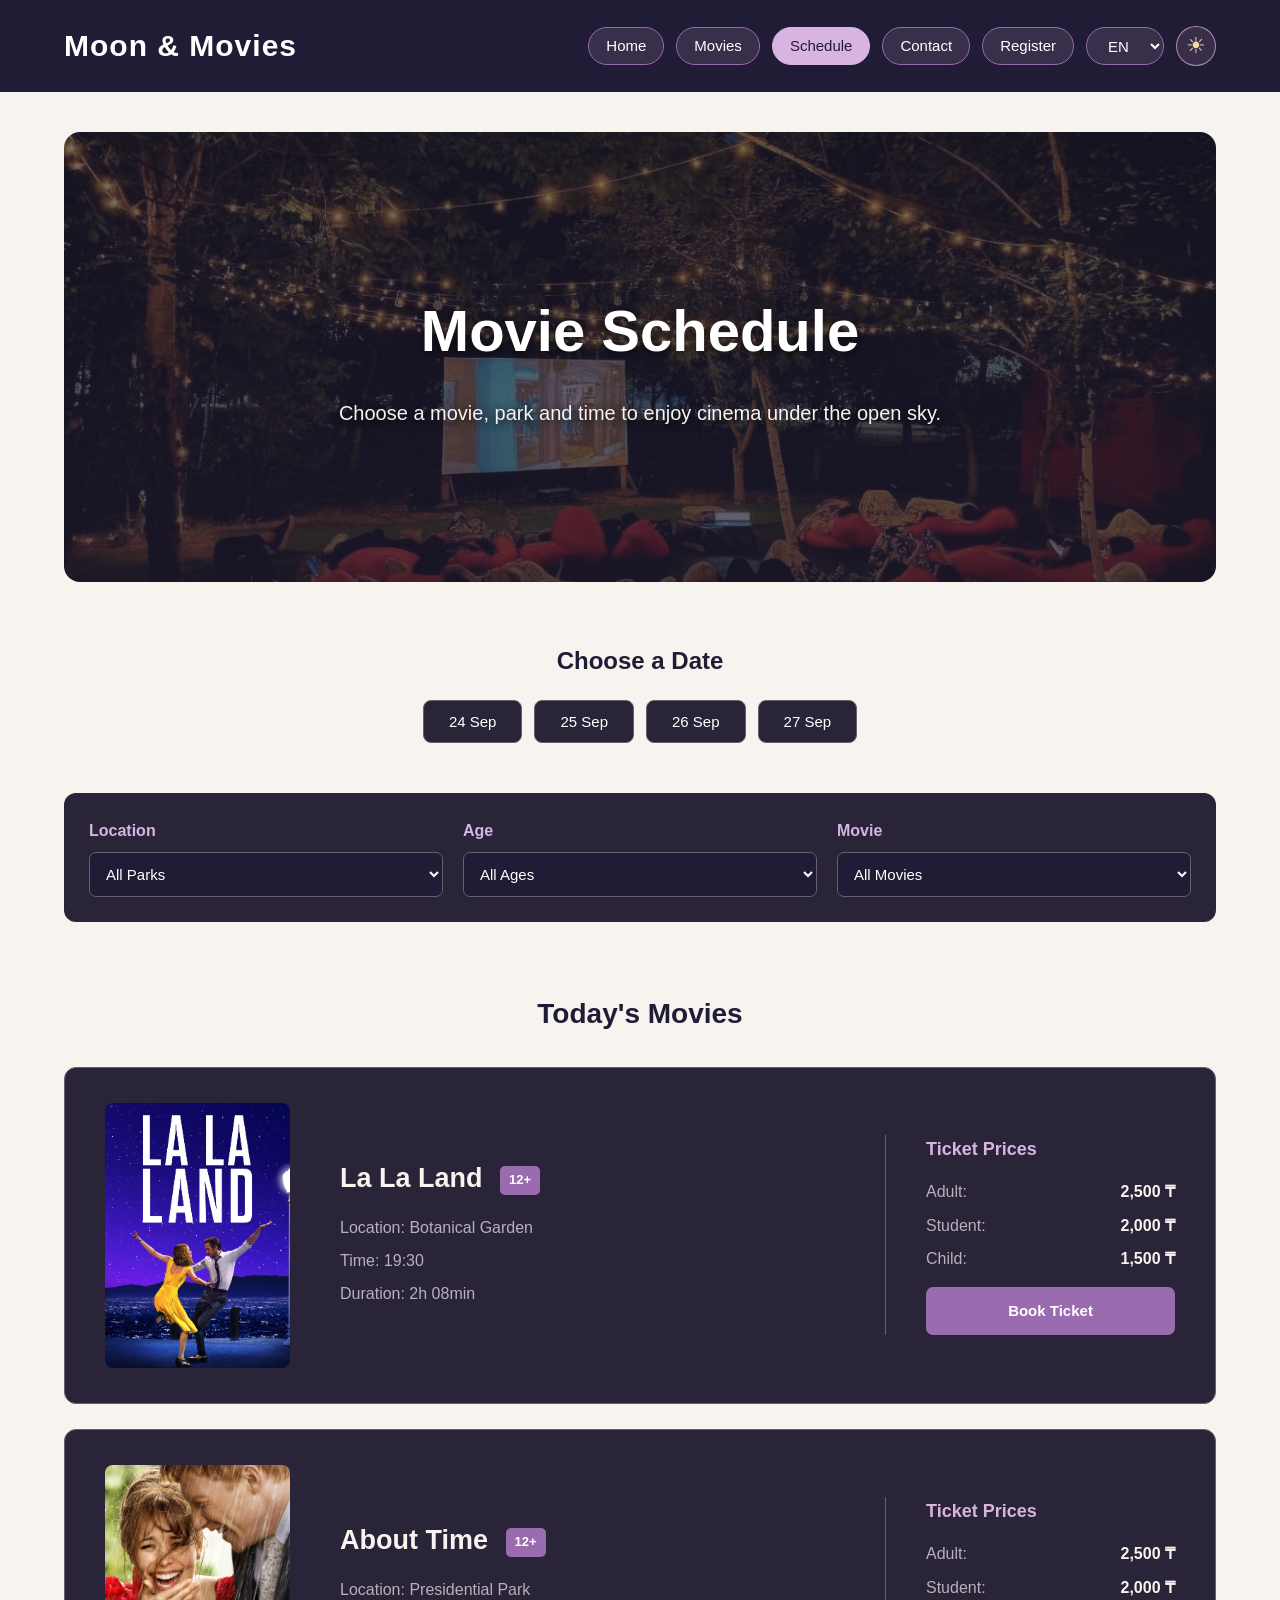
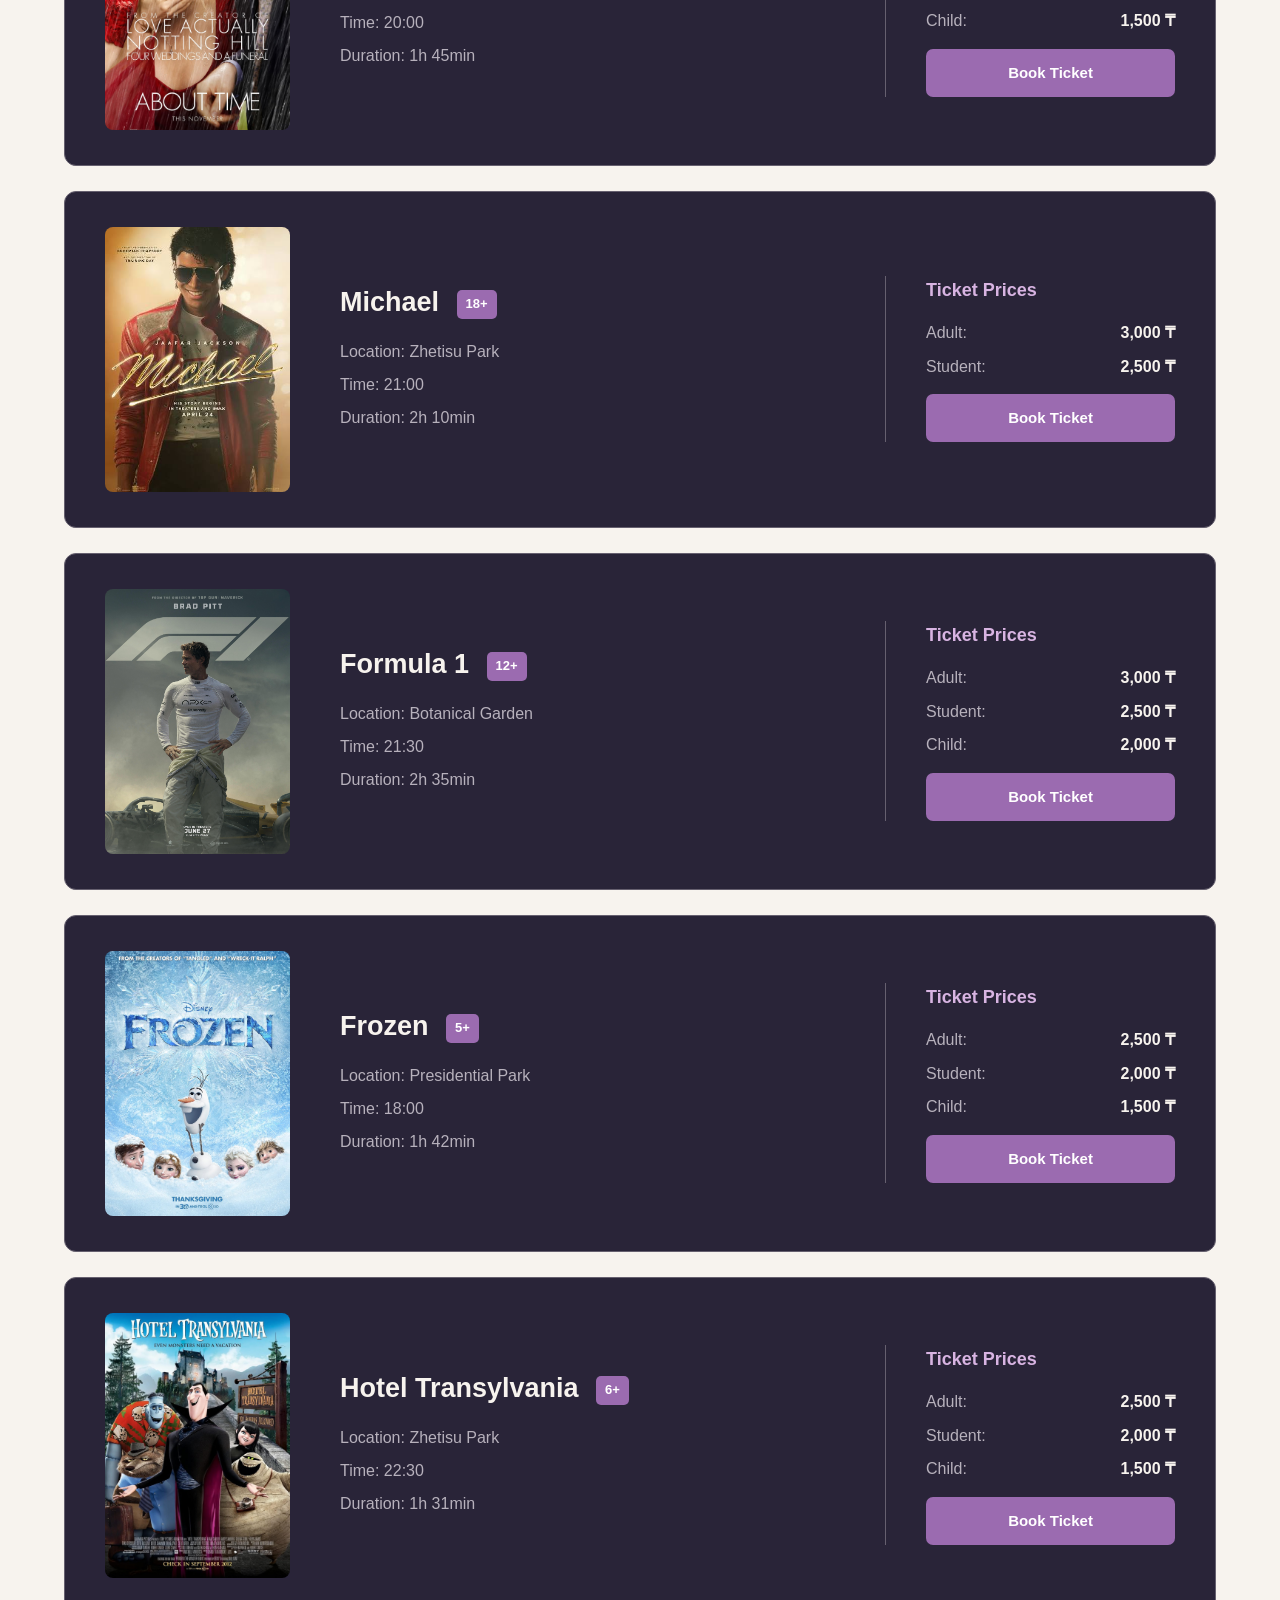
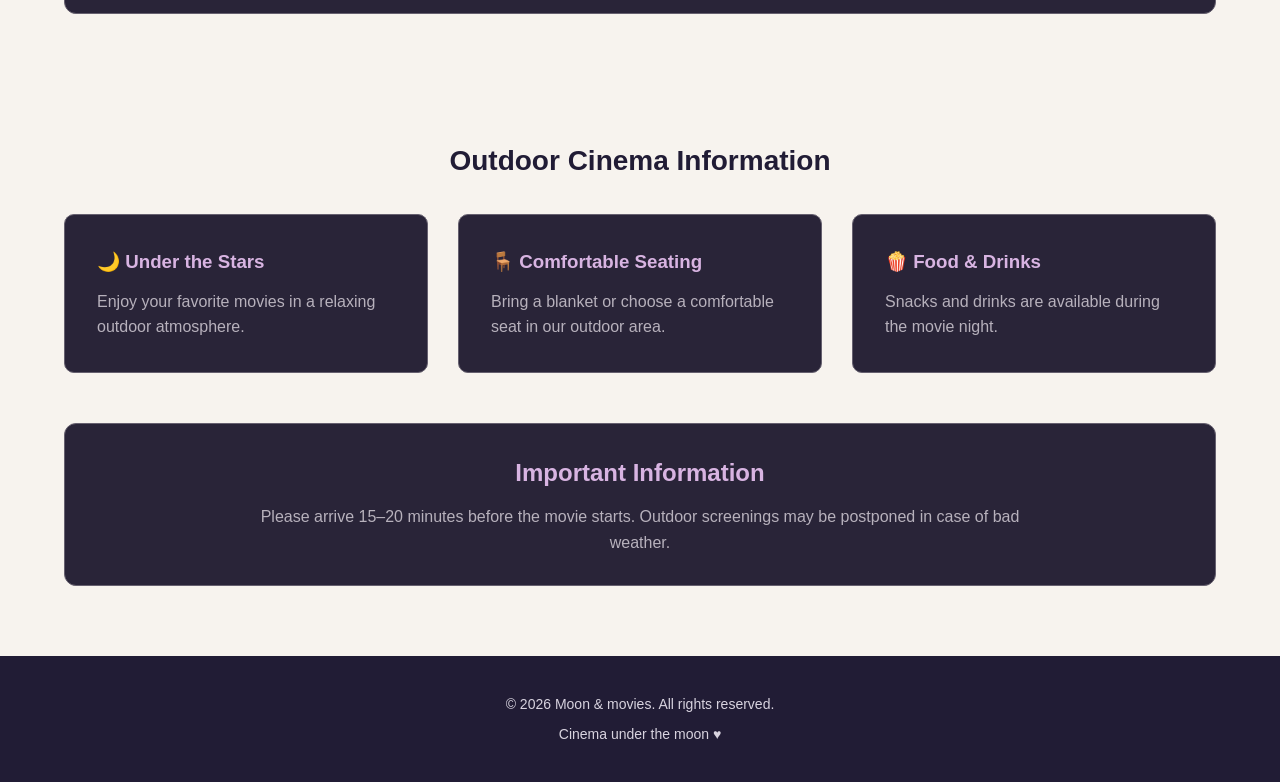
<file: schedule.html>
<!DOCTYPE html>
<html lang="en">

<head>
    <meta charset="UTF-8">
    <meta name="viewport" content="width=device-width, initial-scale=1.0">

    <title>Moon & Movies | Schedule</title>

    <link rel="icon" type="image/jpg" href="images/favicon_movie.jpg">

    <link rel="stylesheet" href="css/style.css">
    <link rel="stylesheet" href="css/responsive.css">
</head>

<body>

<!--header -->
<header class="header">

    <a href="index.html" class="logo">
        Moon & Movies
    </a>

    <nav class="menu">

        <a href="index.html">Home</a>
        <a href="movies.html">Movies</a>
        <a href="schedule.html" class="active">Schedule</a>
        <a href="contact.html">Contact</a>
        <a href="register.html">Register</a>

        <select name="language" aria-label="Select language">
            <option value="en">EN</option>
            <option value="ru">RU</option>
            <option value="kz">KZ</option>
        </select>
        <button
    type="button"
    id="themeButton"
    class="theme-switch"
    aria-label="Switch to light theme"
    title="Switch to light theme">
    
</button>

    </nav>

</header>


<main>

    <!--intro -->
    <section class="schedule-intro">

        <h1>Movie Schedule</h1>

        <p>
            Choose a movie, park and time to enjoy cinema under the open sky.
        </p>

    </section>


    <!-- date selection -->
    <section class="date-selection">

        <h2>Choose a Date</h2>

        <div class="date-buttons">

            <button>24 Sep</button>
            <button>25 Sep</button>
            <button>26 Sep</button>
            <button>27 Sep</button>

        </div>

    </section>


    <!-- filters -->
    <section class="schedule-filters">

        <div class="filter-box">

            <label for="location">Location</label>

            <select id="location">
                <option>All Parks</option>
                <option>Botanical Garden</option>
                <option>Presidential Park</option>
                <option>Zhetisu Park</option>
            </select>

        </div>


        <div class="filter-box">

            <label for="age">Age</label>

            <select id="age">
                <option>All Ages</option>
                <option>5+</option>
                <option>6+</option>
                <option>12+</option>
                <option>18+</option>
            </select>

        </div>


        <div class="filter-box">

            <label for="movie">Movie</label>

            <select id="movie">
                <option>All Movies</option>
                <option>La La Land</option>
                <option>About Time</option>
                <option>Michael</option>
                <option>Formula 1</option>
                <option>Frozen</option>
                <option>Hotel Transylvania</option>
            </select>

        </div>

    </section>


    <!-- schedule -->
    <section class="movie-schedule">

        <h2>Today's Movies</h2>


        <!--lalaLand -->
        <div class="movie-card">

            <img src="images/lalaland.jpg" alt="La La Land poster">

            <div class="movie-info">

                <h3>
                    La La Land
                    <span>12+</span>
                </h3>

                <p>Location: Botanical Garden</p>
                <p>Time: 19:30</p>
                <p>Duration: 2h 08min</p>

            </div>


            <div class="ticket-prices">

                <h4>Ticket Prices</h4>

                <p>
                    Adult:
                    <strong>2,500 ₸</strong>
                </p>

                <p>
                    Student:
                    <strong>2,000 ₸</strong>
                </p>

                <p>
                    Child:
                    <strong>1,500 ₸</strong>
                </p>

                <a href="contact.html" class="book-button">
                    Book Ticket
                </a>

            </div>

        </div>


        <!-- about time -->
        <div class="movie-card">

            <img src="images/about-time.jpg" alt="About Time poster">

            <div class="movie-info">

                <h3>
                    About Time
                    <span>12+</span>
                </h3>

                <p>Location: Presidential Park</p>
                <p>Time: 20:00</p>
                <p>Duration: 1h 45min</p>

            </div>


            <div class="ticket-prices">

                <h4>Ticket Prices</h4>

                <p>
                    Adult:
                    <strong>2,500 ₸</strong>
                </p>

                <p>
                    Student:
                    <strong>2,000 ₸</strong>
                </p>

                <p>
                    Child:
                    <strong>1,500 ₸</strong>
                </p>

                <a href="contact.html" class="book-button">
                    Book Ticket
                </a>

            </div>

        </div>


        <!-- michael -->
        <div class="movie-card">

            <img src="images/michael.jpg" alt="Michael poster">

            <div class="movie-info">

                <h3>
                    Michael
                    <span>18+</span>
                </h3>

                <p>Location: Zhetisu Park</p>
                <p>Time: 21:00</p>
                <p>Duration: 2h 10min</p>

            </div>


            <div class="ticket-prices">

                <h4>Ticket Prices</h4>

                <p>
                    Adult:
                    <strong>3,000 ₸</strong>
                </p>

                <p>
                    Student:
                    <strong>2,500 ₸</strong>
                </p>

                <a href="contact.html" class="book-button">
                    Book Ticket
                </a>

            </div>

        </div>


        <!-- F1 -->
        <div class="movie-card">

            <img src="images/f1.jpg" alt="Formula 1 poster">

            <div class="movie-info">

                <h3>
                    Formula 1
                    <span>12+</span>
                </h3>

                <p>Location: Botanical Garden</p>
                <p>Time: 21:30</p>
                <p>Duration: 2h 35min</p>

            </div>


            <div class="ticket-prices">

                <h4>Ticket Prices</h4>

                <p>
                    Adult:
                    <strong>3,000 ₸</strong>
                </p>

                <p>
                    Student:
                    <strong>2,500 ₸</strong>
                </p>

                <p>
                    Child:
                    <strong>2,000 ₸</strong>
                </p>

                <a href="contact.html" class="book-button">
                    Book Ticket
                </a>

            </div>

        </div>


        <!-- frozen -->
        <div class="movie-card">

            <img src="images/frozen.jpg" alt="Frozen poster">

            <div class="movie-info">

                <h3>
                    Frozen
                    <span>5+</span>
                </h3>

                <p>Location: Presidential Park</p>
                <p>Time: 18:00</p>
                <p>Duration: 1h 42min</p>

            </div>


            <div class="ticket-prices">

                <h4>Ticket Prices</h4>

                <p>
                    Adult:
                    <strong>2,500 ₸</strong>
                </p>

                <p>
                    Student:
                    <strong>2,000 ₸</strong>
                </p>

                <p>
                    Child:
                    <strong>1,500 ₸</strong>
                </p>

                <a href="contact.html" class="book-button">
                    Book Ticket
                </a>

            </div>

        </div>


        <!-- hotel transylvania -->
        <div class="movie-card">

            <img src="images/hotel-transylvania.jpg" alt="Hotel Transylvania poster">

            <div class="movie-info">

                <h3>
                    Hotel Transylvania
                    <span>6+</span>
                </h3>

                <p>Location: Zhetisu Park</p>
                <p>Time: 22:30</p>
                <p>Duration: 1h 31min</p>

            </div>


            <div class="ticket-prices">

                <h4>Ticket Prices</h4>

                <p>
                    Adult:
                    <strong>2,500 ₸</strong>
                </p>

                <p>
                    Student:
                    <strong>2,000 ₸</strong>
                </p>

                <p>
                    Child:
                    <strong>1,500 ₸</strong>
                </p>

                <a href="contact.html" class="book-button">
                    Book Ticket
                </a>

            </div>

        </div>

    </section>


    <!-- outdoor cinema info-->
    <section class="outdoor-info">

        <h2>Outdoor Cinema Information</h2>

        <div class="info-container">

            <div class="info-card">

                <h3> &#127769 Under the Stars</h3>

                <p>
                    Enjoy your favorite movies in a relaxing outdoor atmosphere.
                </p>

            </div>


            <div class="info-card">

                <h3> &#x1fa91 Comfortable Seating</h3>

                <p>
                    Bring a blanket or choose a comfortable seat in our outdoor area.
                </p>

            </div>


            <div class="info-card">

                <h3> &#127871 Food & Drinks</h3>

                <p>
                    Snacks and drinks are available during the movie night.
                </p>

            </div>

        </div>

    </section>


    <!-- important info-->
    <section class="important-info">

        <h2>Important Information</h2>

        <p>
            Please arrive 15–20 minutes before the movie starts.
            Outdoor screenings may be postponed in case of bad weather.
        </p>

    </section>

</main>


<!--footer-->
<footer class="movies-footer">

    <p>
        &#169; 2026 Moon & movies. All rights reserved.
    </p>

    <p>
        Cinema under the moon &#9829;
    </p>

</footer>
<script src="https://code.jquery.com/jquery-3.7.1.min.js"></script>

<script src="js/assignment6.js"></script>
<script src="js/assignment5.js"></script>

</body>
</html>
</file>
<file: css/style.css>
/* =========================================================
   GENERAL STYLES — SHARED
========================================================= */

* {
    box-sizing: border-box;
    margin: 0;
    padding: 0;
}

body {
    margin: 0;
    font-family: Arial, Helvetica, sans-serif;
    line-height: 1.6;
    background-color: #f7f3ee;
    color: #211c35;
}

a {
    text-decoration: none;
    color: inherit;
}

img {
    max-width: 100%;
    display: block;
}

button,
select,
input,
textarea {
    font-family: inherit;
}


/* =========================================================
   SHARED — ACCESSIBILITY / FOCUS
========================================================= */

a:focus-visible,
button:focus-visible,
input:focus-visible,
textarea:focus-visible,
select:focus-visible,
summary:focus-visible {
    outline: 2px solid #9b6bb0;
    outline-offset: 3px;
}


/* =========================================================
   SHARED — HEADER / NAVIGATION
========================================================= */

.header {
    width: 100%;
    padding: 20px 6%;
    display: flex;
    justify-content: space-between;
    align-items: center;
    gap: 30px;
    background-color: #211c35;
    color: #ffffff;
    position: relative;
    z-index: 10;
}

.logo,
.logo:visited,
.logo:hover,
.logo:active {
    color: #ffffff;
    text-decoration: none;
}

.logo {
    font-size: 28px;
    font-weight: bold;
    letter-spacing: 1px;
}

.menu {
    display: flex;
    align-items: center;
    justify-content: flex-end;
    gap: 12px;
    margin-left: auto;
    flex-wrap: wrap;
}

.menu a,
.menu select {
    height: 38px;
    padding: 0 17px;
    display: flex;
    align-items: center;
    justify-content: center;

    border: 1px solid #9b6bb0;
    border-radius: 25px;

    background-color: rgba(216, 180, 226, 0.12);
    color: #ffffff;

    font-family: inherit;
    font-size: 14px;

    transition: 0.3s;
}

.menu a:hover,
.menu a.active,
.menu select:hover {
    background-color: #d8b4e2;
    border-color: #d8b4e2;
    color: #211c35;
}

.menu select {
    min-width: 58px;
    padding: 0 10px;
    cursor: pointer;
}

.menu select option {
    background-color: #211c35;
    color: #ffffff;
}


/* =========================================================
   MEYIRIM — INDEX / HOME PAGE
========================================================= */

/* Home background */

body:has(.main-part) {
    background-color: #f7f3ee;
    color: #211c35;
}


/* Home — Hero */

.main-part {
    height: 85vh;
    position: relative;
    display: flex;
    align-items: center;
    justify-content: center;
    overflow: hidden;
    color: #ffffff;
}

.main-part > img {
    position: absolute;
    width: 100%;
    height: 100%;
    object-fit: cover;
}

.main-overlay {
    position: absolute;
    inset: 0;
    background-color: rgba(33, 28, 53, 0.6);
}

.main-text {
    position: relative;
    z-index: 1;

    text-align: center;

    display: flex;
    flex-direction: column;
    align-items: center;
    gap: 20px;
}

.main-text h1 {
    font-size: 80px;
    line-height: 1;
}


/* Home — Button */

body:has(.main-part) .button,
body:has(.main-part) button {
    padding: 13px 25px;
    border: 1px solid #ffffff;
    border-radius: 30px;
    background-color: transparent;
    color: #ffffff;
    cursor: pointer;
    font-family: inherit;
}

body:has(.main-part) .button:hover,
body:has(.main-part) button:hover {
    background-color: #d8b4e2;
    color: #211c35;
}


/* Home — Labels */

.label {
    color: #9b6bb0;
    font-size: 13px;
    letter-spacing: 3px;
    font-weight: bold;
}


/* Home — About */

.about {
    padding: 100px 8%;
    display: grid;
    grid-template-columns: 1fr 1fr;
    gap: 60px;
    align-items: center;
}

.about h2 {
    margin: 15px 0 25px;
    font-size: 55px;
    line-height: 1.1;
}

.about-text p {
    margin-bottom: 15px;
    color: #66606f;
}

.about-text strong {
    color: #9b6bb0;
}

.about-visual {
    position: relative;
}

.about-visual img {
    width: 100%;
    height: 500px;
    object-fit: cover;
    border-radius: 20px;
}


/* Home — Guestbook */

.otzyv {
    padding: 100px 6%;
    background-color: #292438;
    color: #ffffff;
}

.otzyv-title {
    margin-bottom: 50px;
    text-align: center;
}

.otzyv-title h2 {
    margin: 12px 0;
    font-size: 55px;
}

.otzyv-title p:last-child {
    color: #d8b4e2;
}

.otzyv-list {
    display: grid;
    grid-template-columns: repeat(3, 1fr);
    gap: 25px;
}

.otzyv-card {
    overflow: hidden;
    border-radius: 20px;
    background-color: #ffffff;
    color: #211c35;
}

.otzyv-card img {
    width: 100%;
    height: 250px;
    object-fit: cover;
}

.otzyv-content {
    padding: 22px;
}

.otzyv-names {
    display: flex;
    justify-content: space-between;
    align-items: center;
    gap: 10px;
}

.otzyv-names span {
    font-size: 12px;
    color: #66606f;
}

.stars {
    margin: 10px 0;
    color: #9b6bb0;
    letter-spacing: 3px;
}


/* Home — Review form */

.write-otzyv {
    margin-top: 70px;
    padding: 40px;

    display: grid;
    grid-template-columns: 1fr 1.5fr;
    gap: 50px;

    background-color: #211c35;
    border-radius: 20px;
}

.write-otzyv h3 {
    margin: 15px 0 8px;
    font-size: 35px;
}

.write-otzyv p:not(.label) {
    color: #d8b4e2;
}

.write-otzyv form {
    display: flex;
    flex-direction: column;
    gap: 8px;
}

body:has(.main-part) input,
body:has(.main-part) form select,
body:has(.main-part) textarea {
    margin-bottom: 10px;
    padding: 12px;

    border: 1px solid #66606f;
    border-radius: 10px;

    background-color: #292438;
    color: #ffffff;

    font-family: inherit;
}

body:has(.main-part) textarea {
    resize: vertical;
}

.write-otzyv button {
    align-self: flex-start;
    border: none;
    background-color: #9b6bb0;
}


/* Home — Student offer */

.student-offer {
    padding: 90px 8%;
    text-align: center;
    background-color: #d8b4e2;
}

.student-offer h2 {
    margin: 15px 0 25px;
    font-size: 55px;
}

.student-offer summary {
    cursor: pointer;
    font-weight: bold;
}

.offer-content {
    max-width: 650px;
    margin: 25px auto 0;
    padding: 35px;

    background-color: #f7f3ee;
    border-radius: 20px;
}

.offer-small {
    color: #9b6bb0;
    font-size: 13px;
    font-weight: bold;
    letter-spacing: 2px;
}

.offer-content strong {
    display: block;
    margin: 15px;
    font-size: 50px;
    color: #9b6bb0;
}

.purple-button {
    display: inline-block;
    margin-top: 20px;
    background-color: #9b6bb0;
    border: none;
}


/* Home — Final CTA */

.final-cta {
    padding: 110px 20px;
    text-align: center;
    background-color: #211c35;
    color: #ffffff;
}

.final-cta h2 {
    margin: 15px 0;
    font-size: 60px;
}

.final-cta p:not(.label) {
    margin-bottom: 25px;
    color: #d8b4e2;
}


/* =========================================================
   ANEL — MOVIES PAGE
========================================================= */

/* Movies — Page background */

body:has(.intro) {
    background-color: #f7f3ee;
    color: #292438;
}


/* Movies — Hero */
.intro {
    min-height:700px;

    display: flex;
    align-items: center;
    justify-content: center;
    text-align: center;

    background:
        linear-gradient(
            rgba(30, 25, 50, 0.72),
            rgba(30, 25, 50, 0.72)
        ),
        url("../images/lalaland.jpg");

    background-size: cover;
    background-position: center center;
}
.intro-content {
    max-width: 700px;
    padding: 40px;
}

.movies-small-title {
    color: #d8b4e2;
    font-size: 14px;
    letter-spacing: 4px;
    font-weight: bold;
}

.intro h1 {
    margin: 10px 0;
    color: #ffffff;
    font-size: 60px;
}

.intro p:last-child {
    color: #ffffff;
    font-size: 18px;
    line-height: 1.7;
}


/* Movies — Main section */

.movies-list {
    max-width: 1200px;
    margin: 0 auto;
    padding: 80px 30px;
}

.movies-title {
    text-align: center;
    max-width: 700px;
    margin: 0 auto 50px;
}

.section-subtitle {
    color: #9b6bb0;
    font-size: 14px;
    font-weight: bold;
    letter-spacing: 3px;
}

.movies-title h2 {
    font-size: 40px;
    margin: 10px 0 15px;
}

.movies-title p:last-child {
    color: #66606f;
    line-height: 1.6;
}


/* Movies — Grid */

.griid {
    display: grid;
    grid-template-columns: repeat(3, 1fr);
    gap: 30px;
}


/* Movies — Cards */

body:has(.intro) .movie-list {
    background-color: #ffffff;
    border-radius: 15px;
    overflow: hidden;

    box-shadow: 0 8px 25px rgba(38, 30, 55, 0.12);

    transition:
        transform 0.3s ease,
        box-shadow 0.3s ease;
}

body:has(.intro) .movie-list:hover {
    transform: translateY(-8px);
    box-shadow: 0 15px 35px rgba(38, 30, 55, 0.2);
}


/* Movies — Image */

.movie-image-box {
    width: 100%;
    height: 500px;
    overflow: hidden;
}

.movie-image {
    width: 100%;
    height: 100%;
    object-fit: cover;
    display: block;

    transition: transform 0.4s ease;
}

.movie-list:hover .movie-image {
    transform: scale(1.05);
}


/* Movies — Details */

.movie-details {
    padding: 25px;
}

.movie-details h3 {
    margin: 0 0 8px;
    font-size: 24px;
    color: #292438;
}

.movie-genre {
    color: #9b6bb0;
    font-size: 14px;
    font-weight: bold;
}

.movie-details > p:not(.movie-genre):not(.movie-duration) {
    color: #66606f;
    line-height: 1.6;
    font-size: 14px;
}

.movie-duration {
    margin-top: 18px;
    color: #292438;
}


/* Movies — Trailer button */

.trailer-button {
    display: inline-block;
    margin-top: 10px;
    margin-right: 8px;
    padding: 12px 18px;

    background-color: #d8b4e2;
    color: #292438;

    border-radius: 8px;
    font-weight: bold;

    transition: 0.3s;
}

.trailer-button:hover {
    background-color: #9b6bb0;
    color: #ffffff;
}


/* Movies — Book button */

body:has(.intro) .book-button,
body:has(.intro) .schedule-button {
    display: inline-block;

    margin-top: 10px;
    padding: 12px 22px;

    background-color: #292438;
    color: #ffffff;

    border-radius: 8px;
    font-weight: bold;

    transition: 0.3s;
}

body:has(.intro) .book-button:hover,
body:has(.intro) .schedule-button:hover {
    background-color: #9b6bb0;
}


/* Movies — Bottom banner */

.movie-banner {
    margin: 20px auto 80px;
    max-width: 1140px;
    min-height: 280px;

    display: flex;
    justify-content: center;
    align-items: center;

    text-align: center;

    background-color: #292438;
    border-radius: 20px;

    padding: 50px 30px;
}

.movie-banner-content {
    max-width: 650px;
}

.movie-banner h2 {
    color: #ffffff;
    font-size: 36px;
    margin-bottom: 15px;
}

.movie-banner p {
    color: #ddd8e2;
    line-height: 1.6;
    margin-bottom: 25px;
}

body:has(.intro) .schedule-button {
    background-color: #d8b4e2;
    color: #292438;
}


/* =========================================================
   AIZADA — SCHEDULE PAGE
========================================================= */

/* Schedule — Background */

body:has(.schedule-intro) {
    background-color: #f7f3ee;
    color: #211c35;
}

body:has(.schedule-intro) main {
    width: 84%;
    max-width: 1200px;
    margin: 0 auto;
}


/* Schedule — Intro */

.schedule-intro {
    min-height: 400px;
    margin: 40px 0;
    padding: 80px 20px;

    display: flex;
    flex-direction: column;
    justify-content: center;
    align-items: center;

    text-align: center;

    background-image:
        linear-gradient(
            rgba(33, 28, 53, 0.55),
            rgba(33, 28, 53, 0.65)
        ),
        url("../images/fon.jpeg");

    background-size: cover;
    background-position: center;
    background-repeat: no-repeat;

    border-radius: 16px;
}

.schedule-intro h1 {
    font-size: 52px;
    margin-bottom: 20px;
    color: #ffffff;
    text-shadow: 0 3px 10px rgba(0, 0, 0, 0.6);
}

.schedule-intro p {
    max-width: 650px;
    font-size: 20px;
    color: #f7f3ee;
    text-shadow: 0 2px 8px rgba(0, 0, 0, 0.7);
}


/* Schedule — Date selection */

.date-selection {
    text-align: center;
    padding: 20px 0 30px;
}

.date-selection h2 {
    font-size: 24px;
    margin-bottom: 20px;
    color: #211c35;
}

.date-buttons {
    display: flex;
    justify-content: center;
    gap: 12px;
    flex-wrap: wrap;
}

.date-buttons button {
    background-color: #292438;
    color: #ffffff;

    border: 1px solid #66606f;

    padding: 12px 25px;
    border-radius: 8px;

    font-size: 15px;
    cursor: pointer;

    transition: 0.3s;
}

.date-buttons button:hover {
    background-color: #9b6bb0;
    color: #ffffff;
    border-color: #d8b4e2;
}


/* Schedule — Filters */

.schedule-filters {
    display: flex;
    gap: 20px;

    margin: 20px 0 40px;
    padding: 25px;

    background-color: #292438;
    border-radius: 12px;
}

.filter-box {
    flex: 1;
}

.filter-box label {
    display: block;
    margin-bottom: 8px;

    color: #d8b4e2;
    font-weight: bold;
}

.filter-box select {
    width: 100%;
    padding: 12px;

    background-color: #211c35;
    color: #ffffff;

    border: 1px solid #66606f;
    border-radius: 7px;

    font-size: 15px;
    cursor: pointer;
}

.filter-box select:focus {
    outline: none;
    border-color: #9b6bb0;
}


/* Schedule — Movie list */

.movie-schedule {
    padding: 30px 0 60px;
}

.movie-schedule > h2 {
    text-align: center;
    margin-bottom: 30px;

    font-size: 28px;
    color: #211c35;
}


/* Schedule — Movie card */

.movie-card {
    display: flex;
    justify-content: space-between;
    align-items: center;
    gap: 40px;

    background-color: #292438;

    border: 1px solid #66606f;
    border-radius: 12px;

    padding: 30px;
    margin-bottom: 25px;

    transition: 0.3s;
}

.movie-card:hover {
    border-color: #9b6bb0;
    transform: translateY(-3px);
}


/* Schedule — Poster */

.movie-card img {
    width: 160px;
    height: 230px;

    object-fit: cover;
    border-radius: 8px;

    flex-shrink: 0;
}


/* Schedule — Movie information */

.movie-info {
    flex: 1;
}

.movie-info h3 {
    font-size: 24px;
    margin-bottom: 15px;
    color: #f7f3ee;
}

.movie-info h3 span {
    display: inline-block;

    margin-left: 10px;
    padding: 4px 9px;

    background-color: #9b6bb0;
    color: #ffffff;

    border-radius: 5px;
    font-size: 13px;

    vertical-align: middle;
}

.movie-info p {
    color: #b7b1bc;
    margin-bottom: 7px;
}


/* Schedule — Ticket prices */

.ticket-prices {
    min-width: 260px;

    border-left: 1px solid #66606f;
    padding-left: 35px;
}

.ticket-prices h4 {
    color: #d8b4e2;
    font-size: 18px;
    margin-bottom: 15px;
}

.ticket-prices p {
    display: flex;
    justify-content: space-between;
    gap: 25px;

    color: #b7b1bc;
    margin-bottom: 8px;
}

.ticket-prices strong {
    color: #f7f3ee;
}


/* Schedule — Book button */

.movie-schedule .book-button {
    display: block;
    width: 100%;

    margin-top: 15px;
    padding: 12px 20px;

    background-color: #9b6bb0;
    color: #ffffff;

    border: none;
    border-radius: 7px;

    font-size: 15px;
    font-weight: bold;
    text-align: center;

    cursor: pointer;
    transition: 0.3s;
}

.movie-schedule .book-button:hover {
    background-color: #d8b4e2;
    color: #211c35;
}


/* Schedule — Outdoor cinema info */

.outdoor-info {
    padding: 40px 0 50px;
}

.outdoor-info h2 {
    text-align: center;
    margin-bottom: 30px;

    font-size: 28px;
    color: #211c35;
}

.info-container {
    display: flex;
    gap: 25px;
}

.info-card {
    flex: 1;

    background-color: #292438;

    padding: 25px;
    border-radius: 10px;
    border: 1px solid #66606f;
}

.info-card h3 {
    margin-bottom: 12px;
    color: #d8b4e2;
}

.info-card p {
    color: #b7b1bc;
}


/* Schedule — Important information */

.important-info {
    text-align: center;

    background-color: #292438;

    border-radius: 12px;
    padding: 30px;
    margin-bottom: 70px;

    border: 1px solid #66606f;
}

.important-info h2 {
    color: #d8b4e2;
    margin-bottom: 12px;
    font-size: 24px;
}

.important-info p {
    color: #b7b1bc;
    max-width: 800px;
    margin: 0 auto;
}


/* =========================================================
   AKNUR — CONTACT PAGE
========================================================= */

/* Contact — Page background */

body:has(.booking) {
    background-color: #211c35;
    color: #ffffff;
}


/* Contact — Hero */

.hero {
    background-color: #292438;
    padding: 100px 20px;
    text-align: center;
}

.hero h1 {
    font-size: 48px;
    color: #d8b4e2;
}

.hero p {
    font-size: 20px;
    color: #ffffff;
}

.hero a {
    display: inline-block;

    background-color: #d8b4e2;
    color: #211c35;

    padding: 12px 25px;
    border-radius: 6px;
}


/* Contact — Booking */

.booking {
    max-width: 1100px;
    margin: 70px auto;
    padding: 50px;

    display: flex;
    gap: 60px;

    background-color: #292438;
    border: 1px solid #66606f;
    border-radius: 20px;
}

.booking-info {
    flex: 1;
    padding: 20px;
}

.booking-label {
    color: #d8b4e2;
    font-size: 14px;
    letter-spacing: 3px;
}

.booking-info h1 {
    font-size: 52px;
    line-height: 1.1;
    margin: 20px 0;
    color: #ffffff;
}

.booking-info p {
    color: #d8b4e2;
    font-size: 18px;
    line-height: 1.7;
}

.booking-form {
    flex: 1;

    background-color: #211c35;

    padding: 30px;
    border-radius: 15px;
}

.booking-form h2 {
    color: #d8b4e2;
    margin-top: 0;
    margin-bottom: 25px;
}

.booking-form form {
    display: flex;
    flex-direction: column;
}

.booking-form label {
    color: #ffffff;
    margin-bottom: 8px;
}

.booking-form input,
.booking-form select {
    padding: 13px;
    margin-bottom: 18px;

    border: 1px solid #66606f;
    border-radius: 6px;

    background-color: #292438;
    color: #ffffff;
}

.booking-form input::placeholder {
    color: #88818f;
}

.form-row {
    display: flex;
    gap: 15px;
}

.form-row div {
    flex: 1;
}

.booking-form button {
    margin-top: 10px;
    padding: 14px;

    border: none;
    border-radius: 6px;

    background-color: #d8b4e2;
    color: #211c35;

    font-size: 16px;
    font-weight: bold;

    cursor: pointer;
}

.booking-form button:hover {
    background-color: #9b6bb0;
    color: #ffffff;
}


/* Contact — Contact section */

.contact-us {
    display: flex;
    justify-content: space-between;
    align-items: center;
    gap: 60px;

    max-width: 1100px;
    margin: 80px auto;
    padding: 60px;

    background-color: #292438;
    border-radius: 20px;
}

.contact-text {
    max-width: 550px;
}

.contact-small-title {
    color: #d8b4e2;
    font-size: 14px;
    letter-spacing: 3px;
    font-weight: bold;
}

.contact-text h2 {
    font-size: 42px;
    margin: 15px 0;
    line-height: 1.2;
}

.contact-text p {
    color: #d8b4e2;
    line-height: 1.7;
}

.contact-button {
    display: inline-block;

    margin-top: 20px;
    padding: 13px 25px;

    background-color: #d8b4e2;
    color: #211c35;

    font-weight: bold;
    border-radius: 8px;
}

.contact-button:hover {
    background-color: #9b6bb0;
    color: #ffffff;
}


/* Contact — Contact card */

.contact-card {
    width: 350px;
    padding: 25px;

    background-color: #211c35;
    border-radius: 15px;
}

.contact-item {
    display: flex;
    align-items: center;
    gap: 18px;

    padding: 18px 0;
    border-bottom: 1px solid #66606f;
}

.contact-item:last-child {
    border-bottom: none;
}

.contact-item span {
    font-size: 25px;
}

.contact-item h3 {
    margin: 0 0 5px;
}

.contact-item p {
    margin: 0;
    color: #d8b4e2;
}


/* Contact — Contact dropdown */

.contact-dropdown {
    margin-top: 25px;
}

.contact-dropdown summary {
    list-style: none;
    cursor: pointer;
}

.contact-dropdown summary::-webkit-details-marker {
    display: none;
}

.contact-options {
    display: flex;
    flex-direction: column;
    gap: 10px;

    width: 220px;
    margin-top: 15px;
}

.contact-options a {
    padding: 12px 15px;

    background-color: #292438;
    color: #ffffff;

    border: 1px solid #66606f;
    border-radius: 8px;

    transition: 0.3s;
}

.contact-options a:hover {
    color: #d8b4e2;
    border-color: #d8b4e2;
}


/* =========================================================
   SHARED — FOOTER
========================================================= */

.movies-footer {
    padding: 30px;
    background-color: #211c35;
    text-align: center;
}

.movies-footer p {
    margin: 7px;
    color: #d8d3df;
    font-size: 14px;
}

body:has(.main-part) .movies-footer p:first-child {
    margin-bottom: 8px;
}

/* =========================================================
   REGISTRATION PAGE
========================================================= */

body:has(.registration-card) {
    background-color: #211c35;
    color: #ffffff;
}

.registration-card {
    width: 100%;
    padding: 30px;
    background-color: #292438;
    border: 1px solid #66606f;
    border-radius: 15px;
}

.registration-card h1 {
    color: #d8b4e2;
    font-size: 36px;
}

.registration-card p {
    color: #d8b4e2;
}

.registration-card label,
.registration-card legend {
    color: #ffffff;
}

.registration-card .form-control,
.registration-card .form-select {
    width: 100%;
    margin-bottom: 0;
    padding: 10px 12px;
    border: 1px solid #66606f;
    border-radius: 6px;
    background-color: #211c35;
    color: #ffffff;
}

.registration-card .form-control:focus,
.registration-card .form-select:focus {
    border-color: #d8b4e2;
    box-shadow: 0 0 0 0.2rem rgba(216, 180, 226, 0.2);
}

.registration-card .form-select option {
    background-color: #211c35;
    color: #ffffff;
}

.registration-card .form-check {
    margin-bottom: 8px;
}

.registration-card .form-check-input {
    padding: 0;
    margin-top: 0.35em;
    margin-bottom: 0;
    cursor: pointer;
}

.registration-card .form-check-label {
    margin-bottom: 0;
    cursor: pointer;
}

.registration-card .invalid-feedback {
    color: #ffb3c1;
}

.registration-card .btn-primary {
    background-color: #d8b4e2;
    border-color: #d8b4e2;
    color: #211c35;
}

.registration-card .btn-primary:hover {
    background-color: #9b6bb0;
    border-color: #9b6bb0;
    color: #ffffff;
}

.registration-card .btn-secondary {
    background-color: transparent;
    border-color: #d8b4e2;
    color: #ffffff;
}

.registration-card .btn-secondary:hover {
    background-color: #d8b4e2;
    color: #211c35;
}

@media (max-width: 576px) {
    .registration-card {
        padding: 20px 16px;
    }

    .registration-card h1 {
        font-size: 28px;
    }
}

/* TASK 3: Movie Search */

.movie-search {
    max-width: 600px;
    margin: 30px auto;
    padding: 0 20px;
    text-align: center;
}

.movie-search label {
    display: block;
    margin-bottom: 10px;
    font-weight: bold;
}

.movie-search input {
    width: 100%;
    padding: 12px 15px;
    border: 1px solid #9b6bb0;
    border-radius: 8px;
    font-size: 16px;
}

#movieCount {
    margin-top: 12px;
}

#noResults {
    color: #d8b4e2;
    font-weight: bold;
}

.movie-list[hidden] {
    display: none !important;
}
/* TASK 4: Movie Night Wishlist */

.wishlist-section {
    padding: 45px 20px;
    background-color: #292438;
    color: #fff;
    text-align: center;
}

.wishlist-section h2 {
    margin-bottom: 12px;
    color: #d8b4e2;
}

#wishlistForm {
    display: flex;
    flex-wrap: wrap;
    justify-content: center;
    align-items: center;
    gap: 10px;
    margin: 25px auto;
}

#wishlistForm label {
    font-weight: bold;
}

#wishlistInput {
    width: min(100%, 280px);
    padding: 11px;
    border: 1px solid #9b6bb0;
    border-radius: 8px;
}

#wishlistForm button,
#wishlistItems button {
    padding: 10px 15px;
    border: none;
    border-radius: 7px;
    background-color: #d8b4e2;
    color: #211c35;
    cursor: pointer;
}

#wishlistItems {
    max-width: 500px;
    margin: 20px auto;
    padding-left: 25px;
    text-align: left;
}

#wishlistItems li {
    margin-bottom: 12px;
    overflow-wrap: anywhere;
}

#wishlistItems button {
    margin-left: 10px;
}

#wishlistMessage {
    min-height: 24px;
    color: #d8b4e2;
}

@media (max-width: 480px) {
    #wishlistForm {
        flex-direction: column;
    }

    #wishlistInput {
        width: 100%;
    }
}

/* Task 0: Welcome message */
.welcome-section {
    max-width: 700px;
    margin: 35px auto;
    padding: 30px 20px;
    text-align: center;
    background-color: #292438;
    color: #ffffff;
    border: 1px solid #665a75;
    border-radius: 16px;
}

.welcome-section label {
    display: block;
    margin-bottom: 12px;
    font-size: 18px;
    font-weight: bold;
    color: #d8b4e2;
}

.welcome-section input {
    width: min(100%, 280px);
    padding: 12px 15px;
    border: 1px solid #9b6bb0;
    border-radius: 8px;
    background-color: #ffffff;
    color: #211c35;
    font-size: 16px;
    outline: none;
}

.welcome-section input:focus {
    border-color: #d8b4e2;
    box-shadow: 0 0 0 3px rgba(216, 180, 226, 0.25);
}

.welcome-section #welcomeButton {
    margin: 10px 5px;
    padding: 12px 20px;
    border: none;
    border-radius: 8px;
    background-color: #eab1ee;
    color: #211c35;
    font-size: 15px;
    font-weight: bold;
    cursor: pointer;
    transition: background-color 0.2s ease, transform 0.2s ease;
}

.welcome-section #welcomeButton:hover {
    background-color: #d8b4e2;
    transform: translateY(-2px);
}

.welcome-section #welcomeButton:focus-visible {
    outline: 2px solid #d8b4e2;
    outline-offset: 3px;
}

.welcome-section #welcomeMessage {
    min-height: 24px;
    margin: 15px 0 0;
    color: #d8b4e2;
    font-weight: bold;
    overflow-wrap: anywhere;
}


/* =========================================
   ASSIGNMENT 6 - LIGHT THEME
========================================= */

body.light-theme {
    background-color: #f7f3ee;
    color: #211c35;
    transition: background-color 0.3s ease, color 0.3s ease;
}

/* Header and Navigation */

body.light-theme .header {
    background-color: #ffffff;
    color: #211c35;
    border-bottom: 1px solid #e5dce9;
}

body.light-theme .logo {
    color: #211c35;
}

body.light-theme .menu a,
body.light-theme .menu select {
    background-color: #f7f3ee;
    color: #211c35;
    border-color: #c6a9d1;
}

body.light-theme .menu a:hover,
body.light-theme .menu a.active,
body.light-theme .menu select:hover {
    background-color: #d8b4e2;
    color: #211c35;
}

body.light-theme .menu select option {
    background-color: #ffffff;
    color: #211c35;
}

/* Theme Button */

body.light-theme .theme-switch {
    background-color: #f7f3ee;
    color: #654078;
    border-color: #c6a9d1;
}

body.light-theme .theme-switch:hover {
    background-color: #eee4f0;
    color: #211c35;
}

/* General Sections */

body.light-theme .about,
body.light-theme .movies-list,
body.light-theme .student-offer,
body.light-theme .final-cta,
body.light-theme .movies-footer {
    background-color: #f7f3ee;
    color: #211c35;
}

/* Home Page */

body.light-theme .about-text p {
    color: #66606f;
}

body.light-theme .otzyv {
    background-color: #eee4f0;
    color: #211c35;
}

body.light-theme .otzyv-card {
    background-color: #ffffff;
    color: #211c35;
    border-radius: 12px;
}

body.light-theme .otzyv-content p {
    color: #66606f;
}

body.light-theme .write-otzyv {
    background-color: #ffffff;
    color: #211c35;
    border: 1px solid #e5dce9;
}

body.light-theme .write-otzyv p:not(.label) {
    color: #66606f;
}

body.light-theme .student-offer {
    background-color: #e9d8ee;
}

body.light-theme .offer-content {
    background-color: #ffffff;
    color: #211c35;
}

body.light-theme .final-cta {
    background-color: #eee4f0;
    color: #211c35;
}

body.light-theme .final-cta p:not(.label) {
    color: #66606f;
}

/* Welcome Section */

body.light-theme .welcome-section {
    background-color: #ffffff;
    color: #211c35;
    border-color: #d8b4e2;
}

body.light-theme .welcome-section label,
body.light-theme .welcome-section #welcomeMessage {
    color: #80538f;
}

/* Movies Page */

body.light-theme .movies-title h2,
body.light-theme .movie-details h3,
body.light-theme .movie-duration {
    color: #211c35;
}

body.light-theme .movies-title p:last-child,
body.light-theme .movie-details > p:not(.movie-genre):not(.movie-duration) {
    color: #66606f;
}

body.light-theme .movie-list {
    background-color: #ffffff;
    color: #211c35;
    box-shadow: 0 8px 25px rgba(38, 30, 55, 0.10);
}

body.light-theme .movie-banner {
    background-color: #eee4f0;
    color: #211c35;
}

body.light-theme .movie-banner h2 {
    color: #211c35;
}

body.light-theme .movie-banner p {
    color: #66606f;
}

body.light-theme .book-button,
body.light-theme .schedule-button {
    background-color: #9b6bb0;
    color: #ffffff;
}

/* Schedule Page */

body.light-theme .date-selection h2,
body.light-theme .movie-schedule > h2,
body.light-theme .outdoor-info h2 {
    color: #211c35;
}

body.light-theme .date-buttons button {
    background-color: #ffffff;
    color: #211c35;
    border-color: #d8b4e2;
}

body.light-theme .date-buttons button:hover {
    background-color: #d8b4e2;
    color: #211c35;
}

body.light-theme .schedule-filters {
    background-color: #eee4f0;
}

body.light-theme .filter-box label {
    color: #654078;
}

body.light-theme .filter-box select {
    background-color: #ffffff;
    color: #211c35;
    border-color: #c6a9d1;
}

body.light-theme .movie-card {
    background-color: #ffffff;
    color: #211c35;
    border-color: #e0d2e6;
}

body.light-theme .movie-info h3,
body.light-theme .ticket-prices strong {
    color: #211c35;
}

body.light-theme .movie-info p,
body.light-theme .ticket-prices p {
    color: #66606f;
}

body.light-theme .ticket-prices {
    border-color: #e0d2e6;
}

body.light-theme .ticket-prices h4 {
    color: #80538f;
}

body.light-theme .info-card,
body.light-theme .important-info {
    background-color: #ffffff;
    color: #211c35;
    border-color: #e0d2e6;
}

body.light-theme .info-card h3,
body.light-theme .important-info h2 {
    color: #80538f;
}

body.light-theme .info-card p,
body.light-theme .important-info p {
    color: #66606f;
}

/* Contact Page */

body.light-theme .hero {
    background-color: #eee4f0;
}

body.light-theme .hero h1 {
    color: #654078;
}

body.light-theme .hero p {
    color: #211c35;
}

body.light-theme .booking,
body.light-theme .contact-us {
    background-color: #ffffff;
    color: #211c35;
    border: 1px solid #e0d2e6;
}

body.light-theme .booking-info h1,
body.light-theme .contact-text h2 {
    color: #211c35;
}

body.light-theme .booking-info p,
body.light-theme .contact-text p {
    color: #66606f;
}

body.light-theme .booking-form,
body.light-theme .contact-card {
    background-color: #f7f3ee;
    color: #211c35;
}

body.light-theme .booking-form label {
    color: #211c35;
}

body.light-theme .booking-form input,
body.light-theme .booking-form select {
    background-color: #ffffff;
    color: #211c35;
    border-color: #c6a9d1;
}

body.light-theme .booking-form input::placeholder {
    color: #88818f;
}

body.light-theme .contact-item {
    border-color: #e0d2e6;
}

body.light-theme .contact-item p {
    color: #66606f;
}

body.light-theme .contact-options a {
    background-color: #ffffff;
    color: #211c35;
    border-color: #d8b4e2;
}

/* Registration Page */

body.light-theme .registration-card {
    background-color: #ffffff;
    color: #211c35;
    border-color: #e0d2e6;
}

body.light-theme .registration-card h1 {
    color: #80538f;
}

body.light-theme .registration-card p,
body.light-theme .registration-card label,
body.light-theme .registration-card legend {
    color: #211c35;
}

body.light-theme .registration-card .form-control,
body.light-theme .registration-card .form-select {
    background-color: #f7f3ee;
    color: #211c35;
    border-color: #c6a9d1;
}

body.light-theme .registration-card .form-select option {
    background-color: #ffffff;
    color: #211c35;
}

/* FAQ */

body.light-theme .faq-item {
    border-color: #d8b4e2;
}

body.light-theme .faq-question {
    background-color: #eee4f0;
    color: #211c35;
}

body.light-theme .faq-question:hover {
    background-color: #e2cde9;
}

body.light-theme .faq-answer {
    background-color: #ffffff;
    color: #211c35;
}

/* Search and Wishlist */

body.light-theme .movie-search,
body.light-theme .wishlist-section {
    color: #211c35;
}

body.light-theme .movie-search input,
body.light-theme #wishlistInput {
    background-color: #ffffff;
    color: #211c35;
    border-color: #c6a9d1;
}

body.light-theme #wishlistItems li {
    background-color: #ffffff;
    color: #211c35;
}

body.light-theme #wishlistCount,
body.light-theme #wishlistMessage,
body.light-theme #movieCount {
    color: #654078;
}

/* Footer */

body.light-theme .movies-footer {
    background-color: #ffffff;
    border-top: 1px solid #e5dce9;
}

body.light-theme .movies-footer p {
    color: #66606f;
}

/* Smooth transitions */

body.light-theme .header,
body.light-theme .about,
body.light-theme .otzyv,
body.light-theme .write-otzyv,
body.light-theme .movie-card,
body.light-theme .booking,
body.light-theme .contact-us,
body.light-theme .movies-footer,
body.light-theme .welcome-section,
body.light-theme .faq-item {
    transition: background-color 0.3s ease, color 0.3s ease;
}



/* Task 2: FAQ styling */

.faq-item {
    margin: 14px auto;
    max-width: 800px;
    border: 1px solid #665a75;
    border-radius: 8px;
    overflow: hidden;
}

.faq-question {
    display: block;
    width: 100%;
    padding: 20px 16px;
    border: none;
    background-color: #292438;
    color: #ffffff;
    font-size: 16px;
    font-weight: bold;
    text-align: left;
    cursor: pointer;
}

.faq-question:hover {
    background-color: #352c46;
}

.faq-question::after {
    content: "⌄";
    float: right;
    color: #d8b4e2;
    font-size: 20px;
}

.faq-question[aria-expanded="true"]::after {
    content: "⌃";
}

.faq-answer {
    padding: 12px 16px;
    background-color: #211c35;
    color: #ffffff;
    line-height: 1.6;
}

.faq-answer p {
    margin: 0;
}

.faq-answer[hidden] {
    display: none;
}

/* =========================================
   ASSIGNMENT 6 - THEME BUTTON & NAVIGATION
========================================= */

/* Navigation */

.header {
    gap: 15px;
}

.menu {
    display: flex;
    align-items: center;
    justify-content: flex-end;
    flex-wrap: nowrap;
    gap: 8px;
    margin-left: auto;
}

.menu a,
.menu select {
    flex-shrink: 0;
    padding-left: 13px;
    padding-right: 13px;
}

/* Theme Button */

.menu .theme-switch {
    display: inline-flex !important;
    align-items: center;
    justify-content: center;
    flex-shrink: 0;
    width: 40px;
    min-width: 40px;
    height: 40px;
    padding: 0;
    margin: 0;
    border: 1px solid rgba(216, 180, 226, 0.7);
    border-radius: 50%;
    background: rgba(216, 180, 226, 0.12);
    color: #f3d9a5;
    font-family: Arial, sans-serif !important;
    font-size: 22px;
    line-height: 1;
    cursor: pointer;
    appearance: none;
    -webkit-appearance: none;
    transition: all 0.3s ease;
}

.menu .theme-switch:hover {
    background-color: #d8b4e2;
    color: #211c35;
    border-color: #d8b4e2;
    transform: rotate(15deg);
}

.menu .theme-switch:focus-visible {
    outline: 2px solid #d8b4e2;
    outline-offset: 3px;
}


/* =========================================
   TASK 1 - PERSONALIZED WELCOME
========================================= */

.welcome-section input.input-error {
    border: 2px solid #d95375;
    box-shadow: 0 0 0 3px rgba(217, 83, 117, 0.15);
}


/* =========================================
   TASK 2 - FAQ ACCORDION
========================================= */

.faq-section {
    width: 100%;
    max-width: 850px;
    margin: 70px auto;
    padding: 30px 20px;
    box-sizing: border-box;
}

.faq-section h2 {
    width: 100%;
    text-align: center;
    margin: 0 0 30px;
}

.faq-item {
    width: 100%;
    max-width: 800px;
    margin: 14px auto;
    border: 1px solid #9b6bb0;
    border-radius: 12px;
    overflow: hidden;
    box-sizing: border-box;
}

.faq-question {
    display: block;
    width: 100%;
    padding: 18px;
    background: #292438;
    color: #ffffff;
    border: none;
    text-align: left;
    font-size: 16px;
    font-weight: bold;
    cursor: pointer;
}

.faq-question:hover {
    background: #352c46;
}

.faq-question::after {
    content: "⌄";
    float: right;
    color: #d8b4e2;
    font-size: 20px;
}

.faq-question[aria-expanded="true"]::after {
    content: "⌃";
}

.faq-answer {
    padding: 15px 18px;
    background: #211c35;
    color: #f7f3ee;
    line-height: 1.6;
}

.faq-answer p {
    margin: 0;
}

.faq-answer[hidden],
#faqStatus[hidden] {
    display: none;
}

.faq-question:focus-visible,
#faqInfoButton:focus-visible {
    outline: 2px solid #d8b4e2;
    outline-offset: 3px;
}


/* TASK 2 - FADE EFFECT */

#faqInfoButton {
    display: block;
    margin: 25px auto 15px;
    padding: 12px 20px;
    border: none;
    border-radius: 8px;
    background: #9b6bb0;
    color: #ffffff;
    cursor: pointer;
}

#faqStatus {
    text-align: center;
    margin: 15px auto;
    color: #d8b4e2;
}


/* =========================================
   LIGHT THEME - FAQ
========================================= */

body.light-theme .faq-question {
    background: #eee4f0;
    color: #211c35;
}

body.light-theme .faq-question:hover {
    background: #d8b4e2;
}

body.light-theme .faq-answer {
    background: #f7f3ee;
    color: #292438;
}

body.light-theme #faqStatus {
    color: #654078;
}


/* =========================================
   RESPONSIVE NAVIGATION
========================================= */

@media (max-width: 1100px) {
    .header {
        flex-direction: column;
        gap: 15px;
    }

    .menu {
        width: 100%;
        justify-content: center;
        flex-wrap: wrap;
        margin-left: 0;
    }
}

@media (max-width: 600px) {
    .menu {
        gap: 7px;
    }

    .menu a,
    .menu select {
        padding-left: 10px;
        padding-right: 10px;
        font-size: 12px;
    }

    .menu .theme-switch {
        width: 36px;
        min-width: 36px;
        height: 36px;
        font-size: 20px;
    }
}

/* TASK 3: Movie Search and Category Filters */

.movie-search {
    text-align: center;
    width: 100%;
    margin: 30px auto;
    padding: 20px;
    box-sizing: border-box;
}

.movie-search label {
    display: block;
    margin-bottom: 10px;
    font-weight: bold;
}

.movie-search input {
    width: 100%;
    max-width: 450px;
    padding: 12px 15px;
    border: 1px solid #9B6BB0;
    border-radius: 8px;
    font-size: 16px;
    box-sizing: border-box;
}

.category-controls {
    display: flex;
    justify-content: center;
    flex-wrap: wrap;
    gap: 10px;
    margin: 15px 0;
}

.category-btn {
    padding: 10px 18px;
    border: 1px solid #9B6BB0;
    border-radius: 20px;
    background: #292438;
    color: #FFFFFF;
    cursor: pointer;
    transition: 0.3s;
}

.category-btn:hover,
.category-btn.active {
    background: #9B6BB0;
    color: #FFFFFF;
}

#movieCount {
    margin-top: 20px;
    font-weight: bold;
}

.movie-list[hidden] {
    display: none !important;
}

#noResults[hidden] {
    display: none !important;
}

/* =========================================
   TASK 4 - WISHLIST
========================================= */

.wishlist-section {
    padding: 45px 20px;
    background-color: #292438;
    color: #F7F3EE;
    text-align: center;
}

.wishlist-section h2 {
    margin-bottom: 12px;
    color: #D8B4E2;
}

.wishlist-section p,
.wishlist-section label,
.wishlist-section li,
.wishlist-section span {
    color: #F7F3EE;
}

#wishlistForm {
    display: flex;
    flex-wrap: wrap;
    justify-content: center;
    align-items: center;
    gap: 10px;
    margin: 25px auto;
}

#wishlistForm label {
    font-weight: bold;
}

#wishlistInput {
    width: min(100%, 280px);
    padding: 11px;
    border: 1px solid #9B6BB0;
    border-radius: 8px;
    background-color: #211C35;
    color: #FFFFFF;
}

#wishlistInput::placeholder {
    color: #BDB5C8;
}

#wishlistForm button,
#wishlistItems button {
    padding: 10px 15px;
    border: none;
    border-radius: 7px;
    background-color: #D8B4E2;
    color: #211C35;
    cursor: pointer;
}

#wishlistItems {
    max-width: 500px;
    margin: 20px auto;
    padding-left: 25px;
    text-align: left;
}

#wishlistItems li {
    margin-bottom: 12px;
    overflow-wrap: anywhere;
}

#wishlistItems button {
    margin-left: 10px;
}

#wishlistMessage {
    min-height: 24px;
    color: #D8B4E2;
}

#wishlistEmpty {
    color: #D8B4E2;
}

/* Wishlist - Light Theme */

body.light-theme .wishlist-section {
    background-color: #FFFFFF;
    color: #211C35;
}

body.light-theme .wishlist-section h2 {
    color: #80538F;
}

body.light-theme .wishlist-section p,
body.light-theme .wishlist-section label,
body.light-theme .wishlist-section li,
body.light-theme .wishlist-section span {
    color: #211C35;
}

body.light-theme #wishlistInput {
    background-color: #F7F3EE;
    color: #211C35;
    border-color: #C6A9D1;
}

body.light-theme #wishlistInput::placeholder {
    color: #66606F;
}

body.light-theme #wishlistForm button,
body.light-theme #wishlistItems button {
    background-color: #9B6BB0;
    color: #FFFFFF;
}

body.light-theme #wishlistMessage,
body.light-theme #wishlistEmpty {
    color: #654078;
}

@media (max-width: 480px) {
    #wishlistForm {
        flex-direction: column;
    }

    #wishlistInput {
        width: 100%;
    }
}
</file>
<file: css/responsive.css>
/* =========================================================
   TABLET — MAX WIDTH 900px
========================================================= */

@media (max-width: 900px) {

    /* SHARED HEADER */

    .header {
        padding: 18px 4%;
        flex-direction: column;
        gap: 15px;
    }

    .logo {
        font-size: 26px;
    }

    .menu {
        width: 100%;
        justify-content: center;
        flex-wrap: wrap;
        margin-left: 0;
        gap: 8px;
    }

    .menu a,
    .menu select {
        height: 36px;
        padding: 0 12px;
        font-size: 13px;
    }


    /* HOME PAGE */

    .main-part {
        height: 70vh;
        min-height: 500px;
    }

    .main-text {
        width: 90%;
        padding: 20px;
    }

    .main-text h1 {
        font-size: 60px;
    }

    .about {
        grid-template-columns: 1fr;
        gap: 35px;
        padding: 75px 6%;
    }

    .about h2 {
        font-size: 46px;
    }

    .about-visual img {
        height: 420px;
    }

    .otzyv {
        padding: 75px 5%;
    }

    .otzyv-title h2 {
        font-size: 45px;
    }

    .otzyv-list {
        grid-template-columns: repeat(2, 1fr);
    }

    .otzyv-card img {
        height: 230px;
    }

    .write-otzyv {
        grid-template-columns: 1fr;
        gap: 25px;
        padding: 30px;
    }

    .student-offer {
        padding: 70px 6%;
    }

    .student-offer h2 {
        font-size: 45px;
    }

    .final-cta {
        padding: 85px 20px;
    }

    .final-cta h2 {
        font-size: 48px;
    }


    /* MOVIES PAGE */

    .intro {
        min-height: 520px;
        padding: 50px 20px;
        background-position: center;
    }

    .intro h1 {
        font-size: 48px;
    }

    .movies-list {
        padding: 65px 25px;
    }

    .griid {
        grid-template-columns: repeat(2, minmax(0, 1fr));
        gap: 22px;
    }

    .movie-image-box {
        height: 340px;
    }

    .movie-details {
        padding: 20px;
    }

    .movie-details h3 {
        font-size: 21px;
    }

    .movie-banner {
        width: 90%;
        margin: 10px auto 60px;
    }

    .movie-search {
        padding: 15px 20px;
    }


    /* SCHEDULE PAGE */

    body:has(.schedule-intro) main {
        width: 92%;
    }

    .schedule-intro {
        min-height: 350px;
        margin: 30px 0;
        padding: 55px 20px;
    }

    .schedule-intro h1 {
        font-size: 43px;
    }

    .schedule-intro p {
        font-size: 17px;
    }

    .schedule-filters {
        gap: 15px;
        padding: 20px;
    }

    .movie-card {
        gap: 22px;
        padding: 22px;
    }

    .movie-card img {
        width: 130px;
        height: 190px;
    }

    .ticket-prices {
        min-width: 200px;
        padding-left: 20px;
    }

    .info-container {
        flex-wrap: wrap;
    }

    .info-card {
        flex: 1 1 45%;
    }


    /* CONTACT PAGE */

    .hero {
        padding: 75px 20px;
    }

    .hero h1 {
        font-size: 42px;
    }

    .booking {
        width: 90%;
        margin: 50px auto;
        padding: 30px;
        gap: 25px;
    }

    .booking-info {
        padding: 10px;
    }

    .booking-info h1 {
        font-size: 42px;
    }

    .booking-form {
        padding: 22px;
    }

    .contact-us {
        width: 90%;
        margin: 60px auto;
        padding: 35px;
        gap: 30px;
    }

    .contact-card {
        width: 320px;
        flex-shrink: 0;
    }

    .faq-section {
        width: 95%;
        margin: 50px auto;
    }


    /* REGISTRATION PAGE */

    .registration-card {
        padding: 25px;
    }


    /* JQUERY FEATURES */

    .welcome-section {
        width: 90%;
    }

    .wishlist-section {
        padding: 40px 20px;
    }

    #wishlistItems {
        max-width: 90%;
    }
}


/* =========================================================
   MOBILE — MAX WIDTH 600px
========================================================= */

@media (max-width: 600px) {

    /* SHARED */

    body {
        font-size: 14px;
    }

    .header {
        padding: 16px 15px;
        gap: 15px;
    }

    .logo {
        font-size: 23px;
        text-align: center;
    }

    .menu {
        gap: 7px;
        justify-content: center;
    }

    .menu a,
    .menu select {
        height: 34px;
        padding: 0 10px;
        font-size: 12px;
    }

    .menu .theme-switch {
        width: 35px;
        min-width: 35px;
        height: 35px;
        font-size: 19px;
    }


    /* HOME PAGE */

    .main-part {
        height: 500px;
        min-height: 500px;
    }

    .main-text {
        width: 95%;
        gap: 15px;
    }

    .main-text h1 {
        font-size: 42px;
    }

    .main-text p {
        font-size: 13px;
    }

    .about {
        padding: 55px 20px;
        gap: 25px;
    }

    .about h2 {
        font-size: 36px;
    }

    .about-text p {
        font-size: 14px;
    }

    .about-visual img {
        height: 300px;
    }

    .otzyv {
        padding: 55px 20px;
    }

    .otzyv-title {
        margin-bottom: 30px;
    }

    .otzyv-title h2 {
        font-size: 35px;
    }

    .otzyv-list {
        grid-template-columns: 1fr;
        gap: 20px;
    }

    .otzyv-card img {
        height: 230px;
    }

    .otzyv-content {
        padding: 18px;
    }

    .otzyv-names {
        flex-wrap: wrap;
    }

    .write-otzyv {
        margin-top: 40px;
        padding: 23px 18px;
        gap: 20px;
    }

    .write-otzyv h3 {
        font-size: 28px;
    }

    .write-otzyv form {
        width: 100%;
    }

    .write-otzyv button {
        width: 100%;
    }

    .student-offer {
        padding: 55px 20px;
    }

    .student-offer h2 {
        font-size: 35px;
    }

    .offer-content {
        padding: 25px 18px;
    }

    .offer-content strong {
        font-size: 40px;
    }

    .final-cta {
        padding: 65px 20px;
    }

    .final-cta h2 {
        font-size: 36px;
    }


    /* MOVIES PAGE */

    .intro {
        min-height: 430px;
        padding: 35px 15px;
    }

    .intro-content {
        padding: 15px;
    }

    .intro h1 {
        font-size: 36px;
    }

    .intro p:last-child {
        font-size: 15px;
    }

    .movies-list {
        padding: 45px 18px;
    }

    .movies-title {
        margin-bottom: 30px;
    }

    .movies-title h2 {
        font-size: 30px;
    }

    .griid {
        grid-template-columns: 1fr;
        gap: 22px;
    }

    .movie-image-box {
        height: 360px;
    }

    .movie-details {
        padding: 20px;
    }

    .movie-details h3 {
        font-size: 22px;
    }

    .trailer-button,
    body:has(.intro) .book-button,
    body:has(.intro) .schedule-button {
        display: block;
        width: 100%;
        margin: 10px 0;
        text-align: center;
    }

    .movie-banner {
        width: 90%;
        min-height: 220px;
        margin: 10px auto 45px;
        padding: 30px 18px;
    }

    .movie-banner h2 {
        font-size: 27px;
    }

    .movie-search {
        padding: 15px;
        margin: 20px auto;
    }

    .movie-search input {
        width: 100%;
    }

    .category-controls {
        gap: 8px;
    }

    .category-btn {
        padding: 9px 13px;
        font-size: 12px;
    }

    .wishlist-section {
        padding: 35px 18px;
    }

    #wishlistForm {
        flex-direction: column;
        align-items: stretch;
    }

    #wishlistInput {
        width: 100%;
    }

    #wishlistForm button {
        width: 100%;
    }

    #wishlistItems {
        width: 100%;
        padding-left: 20px;
    }

    #wishlistItems li {
        overflow-wrap: anywhere;
    }


    /* SCHEDULE PAGE */

    body:has(.schedule-intro) main {
        width: 92%;
    }

    .schedule-intro {
        min-height: 290px;
        margin: 20px 0;
        padding: 40px 15px;
        border-radius: 12px;
    }

    .schedule-intro h1 {
        font-size: 32px;
    }

    .schedule-intro p {
        font-size: 14px;
    }

    .date-selection {
        padding: 10px 0 25px;
    }

    .date-selection h2 {
        font-size: 21px;
    }

    .date-buttons {
        gap: 8px;
    }

    .date-buttons button {
        padding: 9px 13px;
        font-size: 13px;
    }

    .schedule-filters {
        flex-direction: column;
        gap: 15px;
        margin: 15px 0 25px;
        padding: 18px;
    }

    .filter-box select {
        width: 100%;
    }

    .movie-schedule {
        padding: 20px 0 40px;
    }

    .movie-schedule > h2 {
        font-size: 24px;
    }

    .movie-card {
        flex-direction: column;
        align-items: stretch;
        gap: 18px;
        padding: 18px;
    }

    .movie-card img {
        width: 100%;
        height: 270px;
    }

    .movie-info h3 {
        font-size: 20px;
    }

    .movie-info h3 span {
        margin: 8px 0 0;
    }

    .ticket-prices {
        width: 100%;
        min-width: 0;
        padding: 18px 0 0;
        border-left: none;
        border-top: 1px solid #66606f;
    }

    .movie-schedule .book-button {
        width: 100%;
    }

    .outdoor-info {
        padding: 25px 0 35px;
    }

    .outdoor-info h2 {
        font-size: 24px;
    }

    .info-container {
        flex-direction: column;
        gap: 15px;
    }

    .info-card {
        width: 100%;
        flex: auto;
    }

    .important-info {
        padding: 22px 17px;
        margin-bottom: 40px;
    }

    .important-info h2 {
        font-size: 21px;
    }


    /* CONTACT PAGE */

    .hero {
        padding: 60px 18px;
    }

    .hero h1 {
        font-size: 34px;
    }

    .hero p {
        font-size: 16px;
    }

    .booking {
        width: 92%;
        margin: 30px auto;
        padding: 22px 17px;
        flex-direction: column;
        gap: 22px;
        border-radius: 15px;
    }

    .booking-info {
        padding: 0;
    }

    .booking-info h1 {
        font-size: 34px;
    }

    .booking-info p {
        font-size: 15px;
    }

    .booking-form {
        width: 100%;
        padding: 18px;
    }

    .booking-form h2 {
        font-size: 23px;
    }

    .form-row {
        flex-direction: column;
        gap: 0;
    }

    .form-row div {
        width: 100%;
    }

    .booking-form input,
    .booking-form select {
        width: 100%;
    }

    .booking-form button {
        width: 100%;
    }

    .faq-section {
        width: 94%;
        margin: 35px auto;
        padding: 20px 5px;
    }

    .faq-section h2 {
        font-size: 26px;
        margin-bottom: 22px;
    }

    .faq-item {
        margin: 12px auto;
    }

    .faq-question {
        padding: 15px 12px;
        font-size: 14px;
    }

    .faq-answer {
        padding: 13px;
        font-size: 13px;
    }

    #faqInfoButton {
        max-width: 100%;
        padding: 11px 16px;
    }

    .contact-us {
        width: 92%;
        margin: 35px auto;
        padding: 23px 17px;
        flex-direction: column;
        align-items: stretch;
        gap: 25px;
        border-radius: 15px;
    }

    .contact-text h2 {
        font-size: 30px;
    }

    .contact-text p {
        font-size: 14px;
    }

    .contact-card {
        width: 100%;
        padding: 18px;
    }

    .contact-item {
        gap: 12px;
        padding: 14px 0;
    }

    .contact-item span {
        font-size: 21px;
    }

    .contact-item p {
        font-size: 13px;
        overflow-wrap: anywhere;
    }

    .contact-options {
        width: 100%;
    }

    .contact-options a {
        width: 100%;
        text-align: center;
    }


    /* REGISTRATION PAGE */

    .registration-card {
        padding: 20px 15px;
        border-radius: 12px;
    }

    .registration-card h1 {
        font-size: 27px;
    }

    .registration-card .form-control,
    .registration-card .form-select {
        font-size: 14px;
    }


    /* WELCOME SECTION */

    .welcome-section {
        width: 92%;
        margin: 25px auto;
        padding: 22px 15px;
    }

    .welcome-section label {
        font-size: 16px;
    }

    .welcome-section input {
        width: 100%;
    }

    .welcome-section #welcomeButton {
        width: 100%;
        margin: 10px 0;
    }


    /* FOOTER */

    .movies-footer {
        padding: 23px 15px;
    }

    .movies-footer p {
        font-size: 12px;
    }
}


/* =========================================================
   SMALL MOBILE — MAX WIDTH 375px
========================================================= */

@media (max-width: 375px) {

    .logo {
        font-size: 21px;
    }

    .menu {
        gap: 6px;
    }

    .menu a,
    .menu select {
        padding: 0 8px;
        font-size: 11px;
    }

    .main-text h1 {
        font-size: 36px;
    }

    .about h2,
    .otzyv-title h2,
    .student-offer h2 {
        font-size: 31px;
    }

    .intro h1 {
        font-size: 31px;
    }

    .movie-image-box {
        height: 310px;
    }

    .schedule-intro h1 {
        font-size: 28px;
    }

    .booking-info h1 {
        font-size: 30px;
    }

    .contact-text h2 {
        font-size: 27px;
    }

    .faq-question {
        font-size: 13px;
    }
}


/* =========================================================
   GLOBAL OVERFLOW PROTECTION
========================================================= */

@media (max-width: 900px) {

    html,
    body {
        max-width: 100%;
        overflow-x: hidden;
    }

    img {
        max-width: 100%;
    }

    .booking,
    .contact-us,
    .movie-card,
    .registration-card,
    .write-otzyv {
        min-width: 0;
    }

    input,
    select,
    textarea,
    button {
        max-width: 100%;
    }
}

/* =========================================================
   LARGE DESKTOP — 1200px AND ABOVE
========================================================= */

@media (min-width: 1200px) {

    /* HEADER */

    .header {
        padding: 22px 5%;
        gap: 35px;
    }

    .logo {
        font-size: 30px;
    }

    .menu {
        gap: 12px;
    }

    .menu a,
    .menu select {
        padding-left: 17px;
        padding-right: 17px;
        font-size: 15px;
    }


    /* HOME PAGE */

    .main-text {
        width: min(90%, 1100px);
    }

    .main-text h1 {
        font-size: clamp(80px, 6vw, 105px);
    }

    .about {
        padding: clamp(100px, 8vw, 140px) 8%;
        gap: clamp(60px, 6vw, 100px);
    }

    .about h2 {
        font-size: clamp(55px, 4vw, 68px);
    }

    .about-visual img {
        height: clamp(500px, 38vw, 620px);
    }

    .otzyv {
        padding: 110px 7%;
    }

    .otzyv-list {
        max-width: 1500px;
        margin: 0 auto;
        gap: 30px;
    }

    .otzyv-card img {
        height: clamp(250px, 20vw, 330px);
    }

    .write-otzyv {
        max-width: 1450px;
        margin: 75px auto 0;
        padding: 50px;
        gap: 70px;
    }

    .student-offer {
        padding: 110px 8%;
    }

    .final-cta {
        padding: 130px 30px;
    }


    /* MOVIES PAGE */

    .intro {
        min-height: 750px;
    }

    .intro-content {
        max-width: 900px;
    }

    .intro h1 {
        font-size: clamp(60px, 5vw, 78px);
    }

    .movies-list {
        width: 94%;
        max-width: 1500px;
        padding: 100px 35px;
    }

    .movies-title {
        max-width: 850px;
        margin-bottom: 65px;
    }

    .movies-title h2 {
        font-size: 46px;
    }

    .griid {
        grid-template-columns: repeat(3, minmax(0, 1fr));
        gap: clamp(25px, 2.5vw, 40px);
    }

    .movie-image-box {
        height: clamp(420px, 34vw, 540px);
    }

    .movie-details {
        padding: clamp(25px, 2vw, 35px);
    }

    .movie-banner {
        width: 92%;
        max-width: 1400px;
        min-height: 320px;
        padding: 60px 40px;
    }


    /* SCHEDULE PAGE */

    body:has(.schedule-intro) main {
        width: 90%;
        max-width: 1450px;
    }

    .schedule-intro {
        min-height: 450px;
        padding: 100px 40px;
    }

    .schedule-intro h1 {
        font-size: 58px;
    }

    .movie-card {
        padding: 35px 40px;
        gap: 50px;
    }

    .movie-card img {
        width: 185px;
        height: 265px;
    }

    .movie-info h3 {
        font-size: 27px;
    }

    .ticket-prices {
        min-width: 290px;
        padding-left: 40px;
    }

    .info-container {
        gap: 30px;
    }

    .info-card {
        padding: 32px;
    }


    /* CONTACT PAGE */

    .booking,
    .contact-us {
        width: 90%;
        max-width: 1300px;
    }

    .booking {
        padding: 60px;
        gap: 75px;
    }

    .booking-info h1 {
        font-size: 58px;
    }

    .booking-form {
        padding: 40px;
    }

    .contact-us {
        padding: 70px;
        gap: 80px;
    }

    .contact-text {
        max-width: 650px;
    }

    .contact-card {
        width: 390px;
        padding: 32px;
    }

    .faq-section {
        max-width: 1000px;
        padding: 40px 25px;
    }

    .faq-item {
        max-width: 950px;
    }


    /* REGISTRATION */

    .registration-card {
        padding: 40px;
    }


    /* SHARED JQUERY SECTIONS */

    .welcome-section {
        max-width: 850px;
        padding: 40px;
    }

    .wishlist-section {
        padding: 60px 35px;
    }

    #wishlistItems {
        max-width: 650px;
    }
}


/* =========================================================
   MEDIUM DESKTOP — 901px TO 1199px
========================================================= */

@media (min-width: 901px) and (max-width: 1199px) {

    .movies-list {
        width: 96%;
        padding: 70px 25px;
    }

    .griid {
        grid-template-columns: repeat(2, minmax(0, 1fr));
        gap: 25px;
    }

    .movie-image-box {
        height: 400px;
    }

    body:has(.schedule-intro) main {
        width: 92%;
    }

    .booking,
    .contact-us {
        width: 92%;
        padding: 35px;
        gap: 30px;
    }

    .contact-card {
        width: 300px;
    }

    .about {
        gap: 35px;
        padding-left: 6%;
        padding-right: 6%;
    }
}
</file>
